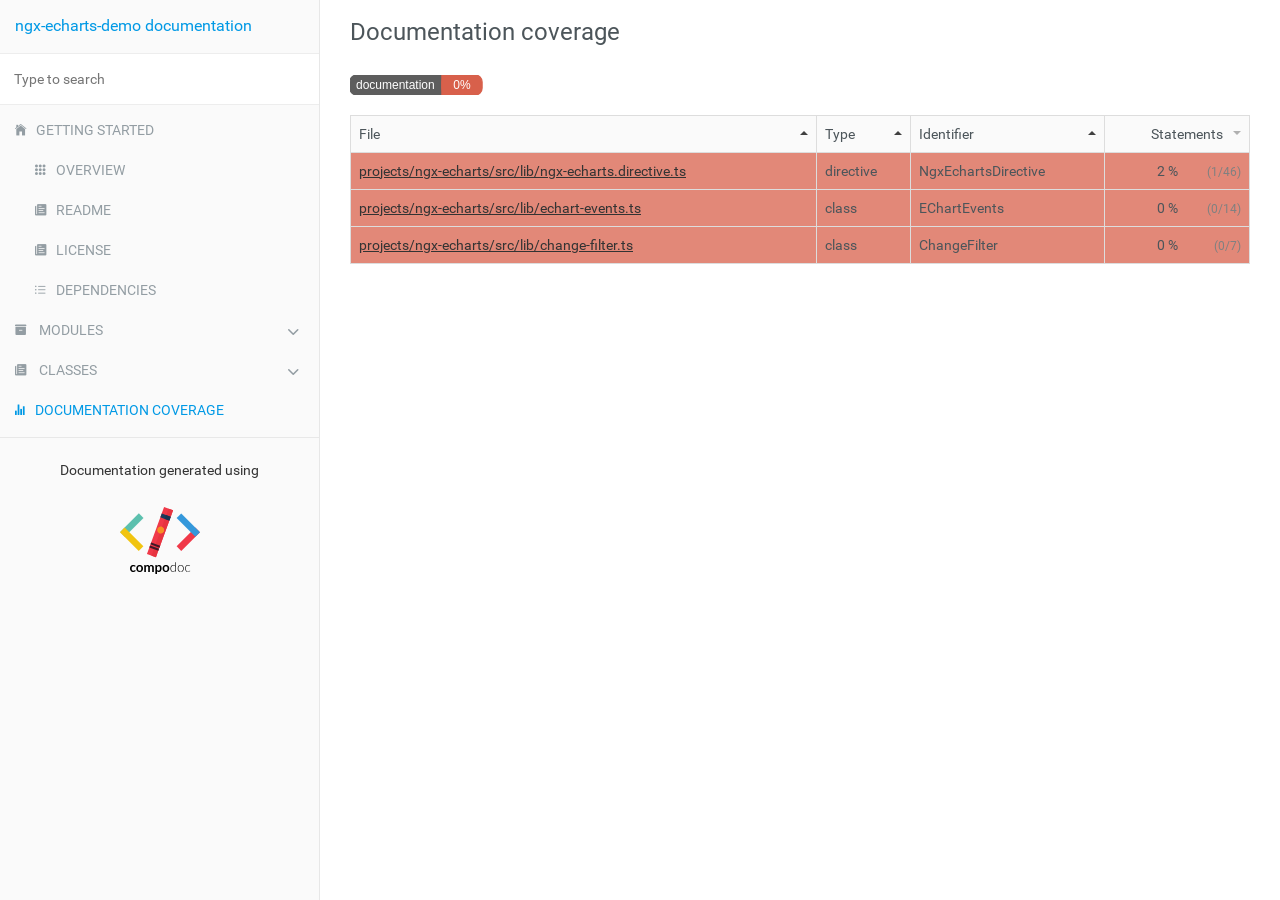
<file: api-doc/coverage.html>
<!doctype html>
<html class="no-js" lang="">
    <head>
        <meta charset="utf-8">
        <meta http-equiv="x-ua-compatible" content="ie=edge">
        <title>ngx-echarts-demo documentation</title>
        <meta name="description" content="">
        <meta name="viewport" content="width=device-width, initial-scale=1">

        <link rel="icon" type="image/x-icon" href="./images/favicon.ico">
	      <link rel="stylesheet" href="./styles/style.css">
        <link rel="stylesheet" href="./styles/stripe.css">
    </head>
    <body>

        <div class="navbar navbar-default navbar-fixed-top visible-xs">
            <a href="./" class="navbar-brand">ngx-echarts-demo documentation</a>
            <button type="button" class="btn btn-default btn-menu ion-ios-menu" id="btn-menu"></button>
        </div>

        <div class="xs-menu menu" id="mobile-menu">
                <div id="book-search-input" role="search">
    <input type="text" placeholder="Type to search">
</div>
            <compodoc-menu></compodoc-menu>
        </div>

        <div class="container-fluid main">
           <div class="row main">
               <div class="hidden-xs menu">
                   <compodoc-menu mode="normal"></compodoc-menu>
               </div>
               <!-- START CONTENT -->
               <div class="content coverage">
                   <div class="content-data">
















<ol class="breadcrumb">
    <li>Documentation coverage</li>
</ol>

<div>
    <img src="./images/coverage-badge-documentation.svg">
</div>

<table class="table table-bordered coverage" id="coverage-table">
    <thead class="coverage-header">
        <tr>
            <th>File</th>
            <th>Type</th>
            <th>Identifier</th>
            <th style="text-align:right" class="statements" data-sort-default>Statements</th>
        </tr>
    </thead>
    <tbody>
        <tr class="low">
            <td>
                <!-- miscellaneous -->
                <a href="./classes/ChangeFilter.html">projects/ngx-echarts/src/lib/change-filter.ts</a>
            </td>
            <td>
                class
            </td>
            <td>
                ChangeFilter
            </td>
            <td align="right" data-sort="0">
                <span class="coverage-percent">0 %</span>
                <span class="coverage-count">(0/7)</span>
            </td>
        </tr>
        <tr class="low">
            <td>
                <!-- miscellaneous -->
                <a href="./classes/EChartEvents.html">projects/ngx-echarts/src/lib/echart-events.ts</a>
            </td>
            <td>
                class
            </td>
            <td>
                EChartEvents
            </td>
            <td align="right" data-sort="0">
                <span class="coverage-percent">0 %</span>
                <span class="coverage-count">(0/14)</span>
            </td>
        </tr>
        <tr class="low">
            <td>
                <!-- miscellaneous -->
                <a href="./directives/NgxEchartsDirective.html">projects/ngx-echarts/src/lib/ngx-echarts.directive.ts</a>
            </td>
            <td>
                directive
            </td>
            <td>
                NgxEchartsDirective
            </td>
            <td align="right" data-sort="2">
                <span class="coverage-percent">2 %</span>
                <span class="coverage-count">(1/46)</span>
            </td>
        </tr>
    </tbody>
</table>

<script src="js/libs/tablesort.min.js"></script>
<script src="js/libs/tablesort.number.min.js"></script>
<script>
    new Tablesort(document.getElementById('coverage-table'));
</script>

                   </div><div class="search-results">
    <div class="has-results">
        <h1 class="search-results-title"><span class='search-results-count'></span> result-matching "<span class='search-query'></span>"</h1>
        <ul class="search-results-list"></ul>
    </div>
    <div class="no-results">
        <h1 class="search-results-title">No results matching "<span class='search-query'></span>"</h1>
    </div>
</div>
</div>
               <!-- END CONTENT -->
           </div>
       </div>

       <script>
            var COMPODOC_CURRENT_PAGE_DEPTH = 0;
            var COMPODOC_CURRENT_PAGE_CONTEXT = 'coverage';
            var COMPODOC_CURRENT_PAGE_URL = 'coverage.html';
       </script>

       <script src="./js/libs/custom-elements.min.js"></script>
       <script src="./js/libs/lit-html.js"></script>
       <script src="./js/menu-wc.js"></script>

       <script src="./js/libs/bootstrap-native.js"></script>

       <script src="./js/libs/es6-shim.min.js"></script>
       <script src="./js/libs/EventDispatcher.js"></script>
       <script src="./js/libs/promise.min.js"></script>
       <script src="./js/libs/zepto.min.js"></script>

       <script src="./js/compodoc.js"></script>

       <script src="./js/tabs.js"></script>
       <script src="./js/menu.js"></script>
       <script src="./js/libs/clipboard.min.js"></script>
       <script src="./js/libs/prism.js"></script>
       <script src="./js/sourceCode.js"></script>
          <script src="./js/search/search.js"></script>
          <script src="./js/search/lunr.min.js"></script>
          <script src="./js/search/search-lunr.js"></script>
          <script src="./js/search/search_index.js"></script>
       <script src="./js/lazy-load-graphs.js"></script>


    </body>
</html>
</file>
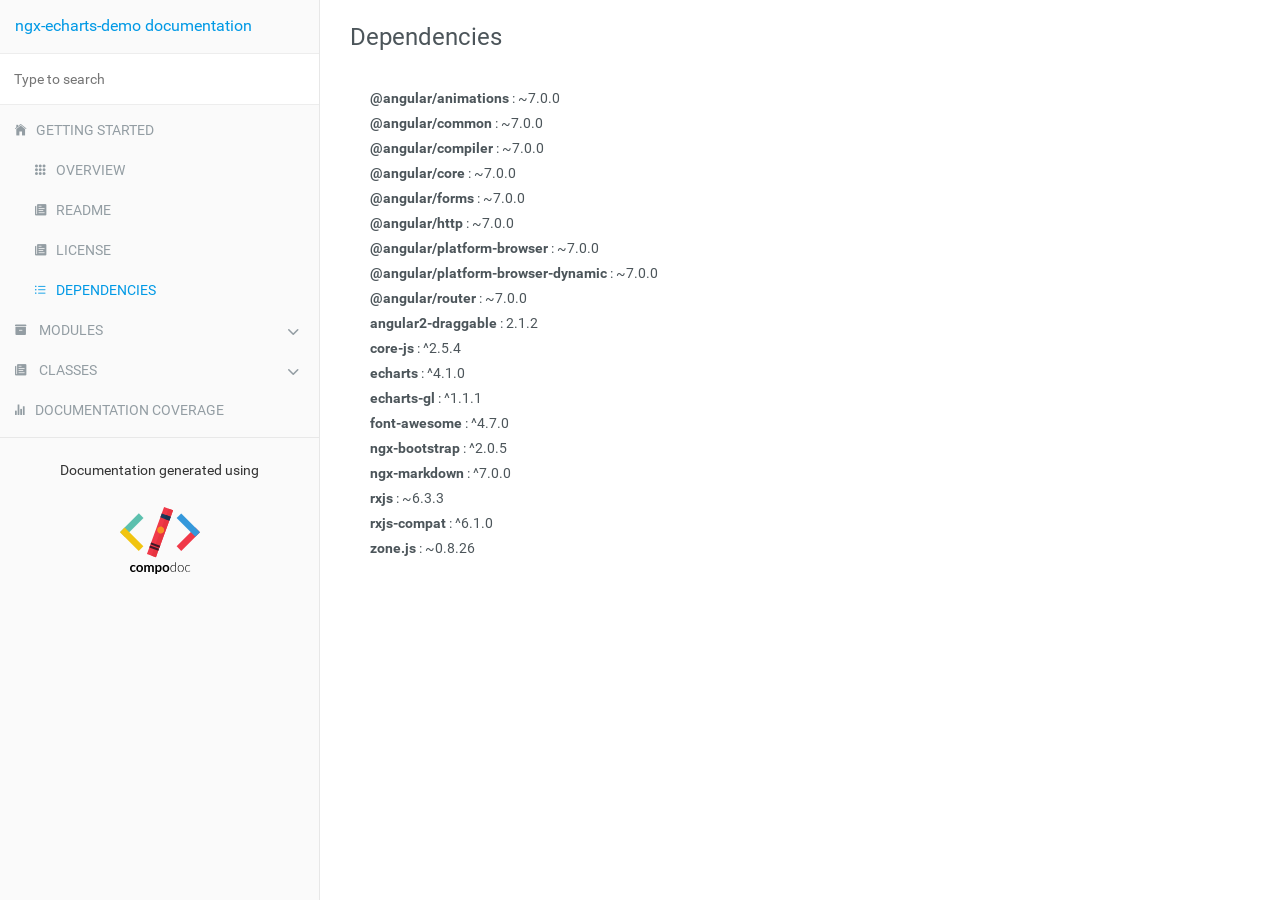
<file: api-doc/dependencies.html>
<!doctype html>
<html class="no-js" lang="">
    <head>
        <meta charset="utf-8">
        <meta http-equiv="x-ua-compatible" content="ie=edge">
        <title>ngx-echarts-demo documentation</title>
        <meta name="description" content="">
        <meta name="viewport" content="width=device-width, initial-scale=1">

        <link rel="icon" type="image/x-icon" href="./images/favicon.ico">
	      <link rel="stylesheet" href="./styles/style.css">
        <link rel="stylesheet" href="./styles/stripe.css">
    </head>
    <body>

        <div class="navbar navbar-default navbar-fixed-top visible-xs">
            <a href="./" class="navbar-brand">ngx-echarts-demo documentation</a>
            <button type="button" class="btn btn-default btn-menu ion-ios-menu" id="btn-menu"></button>
        </div>

        <div class="xs-menu menu" id="mobile-menu">
                <div id="book-search-input" role="search">
    <input type="text" placeholder="Type to search">
</div>
            <compodoc-menu></compodoc-menu>
        </div>

        <div class="container-fluid main">
           <div class="row main">
               <div class="hidden-xs menu">
                   <compodoc-menu mode="normal"></compodoc-menu>
               </div>
               <!-- START CONTENT -->
               <div class="content package-dependencies">
                   <div class="content-data">














    <ol class="breadcrumb">
        <li>Dependencies</li>
    </ol>
    <ul class="dependencies-list">
        <li>
            <b>@angular/animations</b> : ~7.0.0</li>
        <li>
            <b>@angular/common</b> : ~7.0.0</li>
        <li>
            <b>@angular/compiler</b> : ~7.0.0</li>
        <li>
            <b>@angular/core</b> : ~7.0.0</li>
        <li>
            <b>@angular/forms</b> : ~7.0.0</li>
        <li>
            <b>@angular/http</b> : ~7.0.0</li>
        <li>
            <b>@angular/platform-browser</b> : ~7.0.0</li>
        <li>
            <b>@angular/platform-browser-dynamic</b> : ~7.0.0</li>
        <li>
            <b>@angular/router</b> : ~7.0.0</li>
        <li>
            <b>angular2-draggable</b> : 2.1.2</li>
        <li>
            <b>core-js</b> : ^2.5.4</li>
        <li>
            <b>echarts</b> : ^4.1.0</li>
        <li>
            <b>echarts-gl</b> : ^1.1.1</li>
        <li>
            <b>font-awesome</b> : ^4.7.0</li>
        <li>
            <b>ngx-bootstrap</b> : ^2.0.5</li>
        <li>
            <b>ngx-markdown</b> : ^7.0.0</li>
        <li>
            <b>rxjs</b> : ~6.3.3</li>
        <li>
            <b>rxjs-compat</b> : ^6.1.0</li>
        <li>
            <b>zone.js</b> : ~0.8.26</li>
    </ul>





                   </div><div class="search-results">
    <div class="has-results">
        <h1 class="search-results-title"><span class='search-results-count'></span> result-matching "<span class='search-query'></span>"</h1>
        <ul class="search-results-list"></ul>
    </div>
    <div class="no-results">
        <h1 class="search-results-title">No results matching "<span class='search-query'></span>"</h1>
    </div>
</div>
</div>
               <!-- END CONTENT -->
           </div>
       </div>

       <script>
            var COMPODOC_CURRENT_PAGE_DEPTH = 0;
            var COMPODOC_CURRENT_PAGE_CONTEXT = 'package-dependencies';
            var COMPODOC_CURRENT_PAGE_URL = 'dependencies.html';
       </script>

       <script src="./js/libs/custom-elements.min.js"></script>
       <script src="./js/libs/lit-html.js"></script>
       <script src="./js/menu-wc.js"></script>

       <script src="./js/libs/bootstrap-native.js"></script>

       <script src="./js/libs/es6-shim.min.js"></script>
       <script src="./js/libs/EventDispatcher.js"></script>
       <script src="./js/libs/promise.min.js"></script>
       <script src="./js/libs/zepto.min.js"></script>

       <script src="./js/compodoc.js"></script>

       <script src="./js/tabs.js"></script>
       <script src="./js/menu.js"></script>
       <script src="./js/libs/clipboard.min.js"></script>
       <script src="./js/libs/prism.js"></script>
       <script src="./js/sourceCode.js"></script>
          <script src="./js/search/search.js"></script>
          <script src="./js/search/lunr.min.js"></script>
          <script src="./js/search/search-lunr.js"></script>
          <script src="./js/search/search_index.js"></script>
       <script src="./js/lazy-load-graphs.js"></script>


    </body>
</html>
</file>
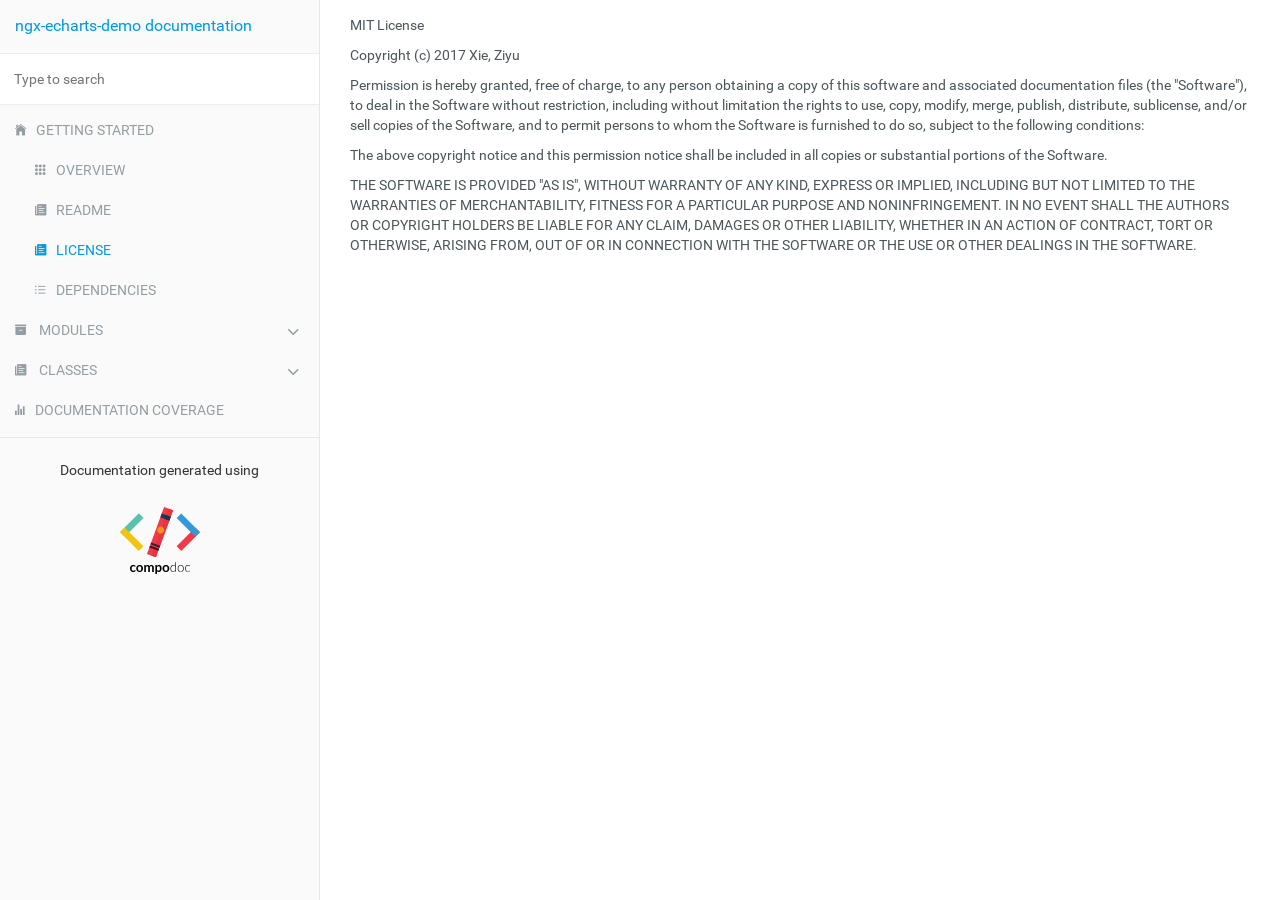
<file: api-doc/license.html>
<!doctype html>
<html class="no-js" lang="">
    <head>
        <meta charset="utf-8">
        <meta http-equiv="x-ua-compatible" content="ie=edge">
        <title>ngx-echarts-demo documentation</title>
        <meta name="description" content="">
        <meta name="viewport" content="width=device-width, initial-scale=1">

        <link rel="icon" type="image/x-icon" href="./images/favicon.ico">
	      <link rel="stylesheet" href="./styles/style.css">
        <link rel="stylesheet" href="./styles/stripe.css">
    </head>
    <body>

        <div class="navbar navbar-default navbar-fixed-top visible-xs">
            <a href="./" class="navbar-brand">ngx-echarts-demo documentation</a>
            <button type="button" class="btn btn-default btn-menu ion-ios-menu" id="btn-menu"></button>
        </div>

        <div class="xs-menu menu" id="mobile-menu">
                <div id="book-search-input" role="search">
    <input type="text" placeholder="Type to search">
</div>
            <compodoc-menu></compodoc-menu>
        </div>

        <div class="container-fluid main">
           <div class="row main">
               <div class="hidden-xs menu">
                   <compodoc-menu mode="normal"></compodoc-menu>
               </div>
               <!-- START CONTENT -->
               <div class="content getting-started">
                   <div class="content-data">

<p>MIT License</p>
<p>Copyright (c) 2017 Xie, Ziyu</p>
<p>Permission is hereby granted, free of charge, to any person obtaining a copy
of this software and associated documentation files (the &quot;Software&quot;), to deal
in the Software without restriction, including without limitation the rights
to use, copy, modify, merge, publish, distribute, sublicense, and/or sell
copies of the Software, and to permit persons to whom the Software is
furnished to do so, subject to the following conditions:</p>
<p>The above copyright notice and this permission notice shall be included in all
copies or substantial portions of the Software.</p>
<p>THE SOFTWARE IS PROVIDED &quot;AS IS&quot;, WITHOUT WARRANTY OF ANY KIND, EXPRESS OR
IMPLIED, INCLUDING BUT NOT LIMITED TO THE WARRANTIES OF MERCHANTABILITY,
FITNESS FOR A PARTICULAR PURPOSE AND NONINFRINGEMENT. IN NO EVENT SHALL THE
AUTHORS OR COPYRIGHT HOLDERS BE LIABLE FOR ANY CLAIM, DAMAGES OR OTHER
LIABILITY, WHETHER IN AN ACTION OF CONTRACT, TORT OR OTHERWISE, ARISING FROM,
OUT OF OR IN CONNECTION WITH THE SOFTWARE OR THE USE OR OTHER DEALINGS IN THE
SOFTWARE.</p>


















                   </div><div class="search-results">
    <div class="has-results">
        <h1 class="search-results-title"><span class='search-results-count'></span> result-matching "<span class='search-query'></span>"</h1>
        <ul class="search-results-list"></ul>
    </div>
    <div class="no-results">
        <h1 class="search-results-title">No results matching "<span class='search-query'></span>"</h1>
    </div>
</div>
</div>
               <!-- END CONTENT -->
           </div>
       </div>

       <script>
            var COMPODOC_CURRENT_PAGE_DEPTH = 0;
            var COMPODOC_CURRENT_PAGE_CONTEXT = 'getting-started';
            var COMPODOC_CURRENT_PAGE_URL = 'license.html';
       </script>

       <script src="./js/libs/custom-elements.min.js"></script>
       <script src="./js/libs/lit-html.js"></script>
       <script src="./js/menu-wc.js"></script>

       <script src="./js/libs/bootstrap-native.js"></script>

       <script src="./js/libs/es6-shim.min.js"></script>
       <script src="./js/libs/EventDispatcher.js"></script>
       <script src="./js/libs/promise.min.js"></script>
       <script src="./js/libs/zepto.min.js"></script>

       <script src="./js/compodoc.js"></script>

       <script src="./js/tabs.js"></script>
       <script src="./js/menu.js"></script>
       <script src="./js/libs/clipboard.min.js"></script>
       <script src="./js/libs/prism.js"></script>
       <script src="./js/sourceCode.js"></script>
          <script src="./js/search/search.js"></script>
          <script src="./js/search/lunr.min.js"></script>
          <script src="./js/search/search-lunr.js"></script>
          <script src="./js/search/search_index.js"></script>
       <script src="./js/lazy-load-graphs.js"></script>


    </body>
</html>
</file>
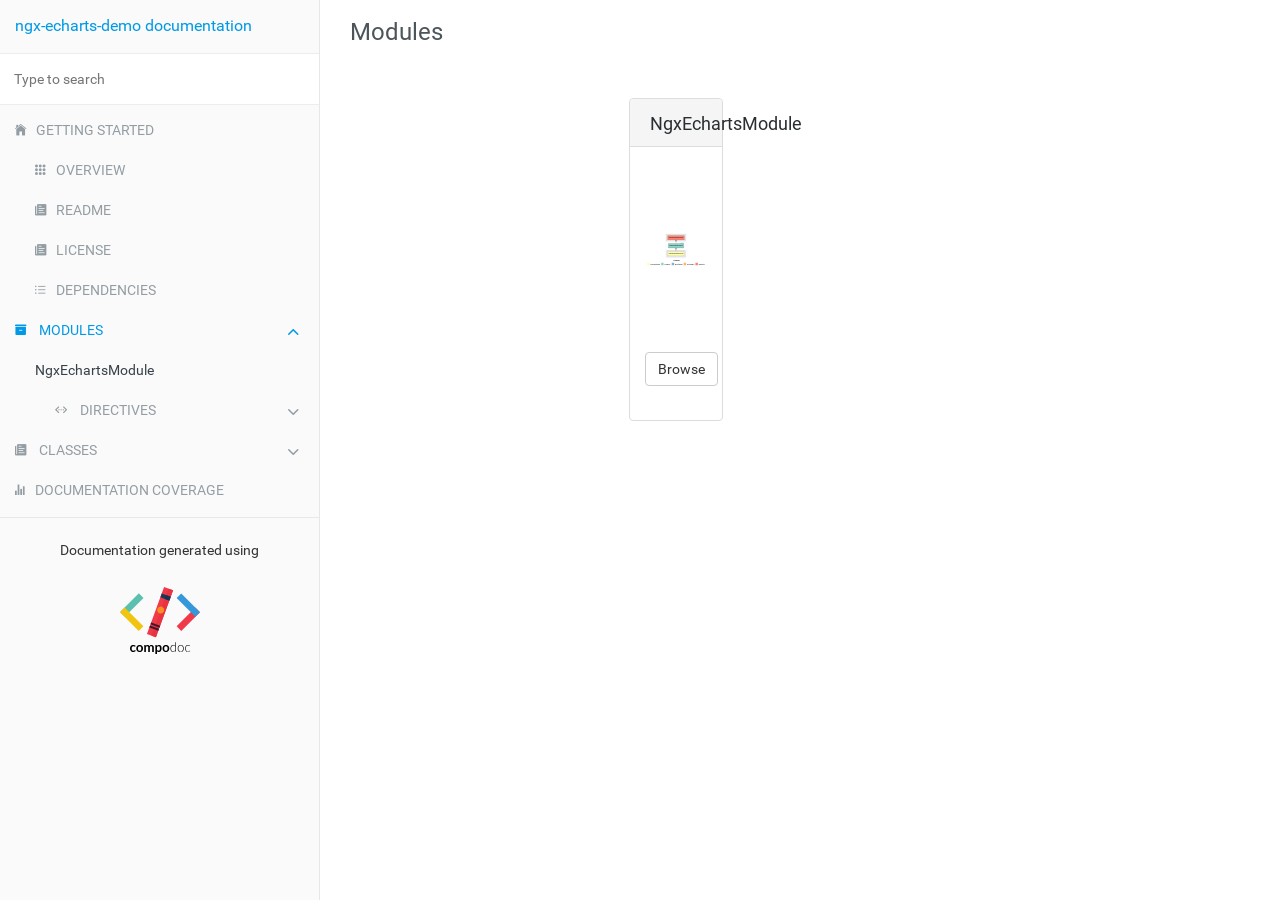
<file: api-doc/modules.html>
<!doctype html>
<html class="no-js" lang="">
    <head>
        <meta charset="utf-8">
        <meta http-equiv="x-ua-compatible" content="ie=edge">
        <title>ngx-echarts-demo documentation</title>
        <meta name="description" content="">
        <meta name="viewport" content="width=device-width, initial-scale=1">

        <link rel="icon" type="image/x-icon" href="./images/favicon.ico">
	      <link rel="stylesheet" href="./styles/style.css">
        <link rel="stylesheet" href="./styles/stripe.css">
    </head>
    <body>

        <div class="navbar navbar-default navbar-fixed-top visible-xs">
            <a href="./" class="navbar-brand">ngx-echarts-demo documentation</a>
            <button type="button" class="btn btn-default btn-menu ion-ios-menu" id="btn-menu"></button>
        </div>

        <div class="xs-menu menu" id="mobile-menu">
                <div id="book-search-input" role="search">
    <input type="text" placeholder="Type to search">
</div>
            <compodoc-menu></compodoc-menu>
        </div>

        <div class="container-fluid main">
           <div class="row main">
               <div class="hidden-xs menu">
                   <compodoc-menu mode="normal"></compodoc-menu>
               </div>
               <!-- START CONTENT -->
               <div class="content modules">
                   <div class="content-data">



<ol class="breadcrumb">
    <li>Modules</li>
</ol>
<div class="container-fluid modules">
    <div class="row">
            <div class="col-sm-4">
                <div class="card card-module">
                    <div class="card-header">
                        <h4 class="card-title">NgxEchartsModule</h4>
                    </div>
                    <div class="card-block">
                                <p>
                                    <object id="demo-svg" type="image/svg+xml" lazy="./modules/NgxEchartsModule/dependencies.svg" style="width: 100%; height: 175px;">
                                        Your browser does not support SVG
                                    </object>
                                </p>
                        <footer class="text-center">
                            <a href="./modules/NgxEchartsModule.html" class="btn btn-default">Browse</a>
                        </footer>
                    </div>
                </div>
            </div>
    </div>
</div>















                   </div><div class="search-results">
    <div class="has-results">
        <h1 class="search-results-title"><span class='search-results-count'></span> result-matching "<span class='search-query'></span>"</h1>
        <ul class="search-results-list"></ul>
    </div>
    <div class="no-results">
        <h1 class="search-results-title">No results matching "<span class='search-query'></span>"</h1>
    </div>
</div>
</div>
               <!-- END CONTENT -->
           </div>
       </div>

       <script>
            var COMPODOC_CURRENT_PAGE_DEPTH = 0;
            var COMPODOC_CURRENT_PAGE_CONTEXT = 'modules';
            var COMPODOC_CURRENT_PAGE_URL = 'modules.html';
       </script>

       <script src="./js/libs/custom-elements.min.js"></script>
       <script src="./js/libs/lit-html.js"></script>
       <script src="./js/menu-wc.js"></script>

       <script src="./js/libs/bootstrap-native.js"></script>

       <script src="./js/libs/es6-shim.min.js"></script>
       <script src="./js/libs/EventDispatcher.js"></script>
       <script src="./js/libs/promise.min.js"></script>
       <script src="./js/libs/zepto.min.js"></script>

       <script src="./js/compodoc.js"></script>

       <script src="./js/tabs.js"></script>
       <script src="./js/menu.js"></script>
       <script src="./js/libs/clipboard.min.js"></script>
       <script src="./js/libs/prism.js"></script>
       <script src="./js/sourceCode.js"></script>
          <script src="./js/search/search.js"></script>
          <script src="./js/search/lunr.min.js"></script>
          <script src="./js/search/search-lunr.js"></script>
          <script src="./js/search/search_index.js"></script>
       <script src="./js/lazy-load-graphs.js"></script>


    </body>
</html>
</file>
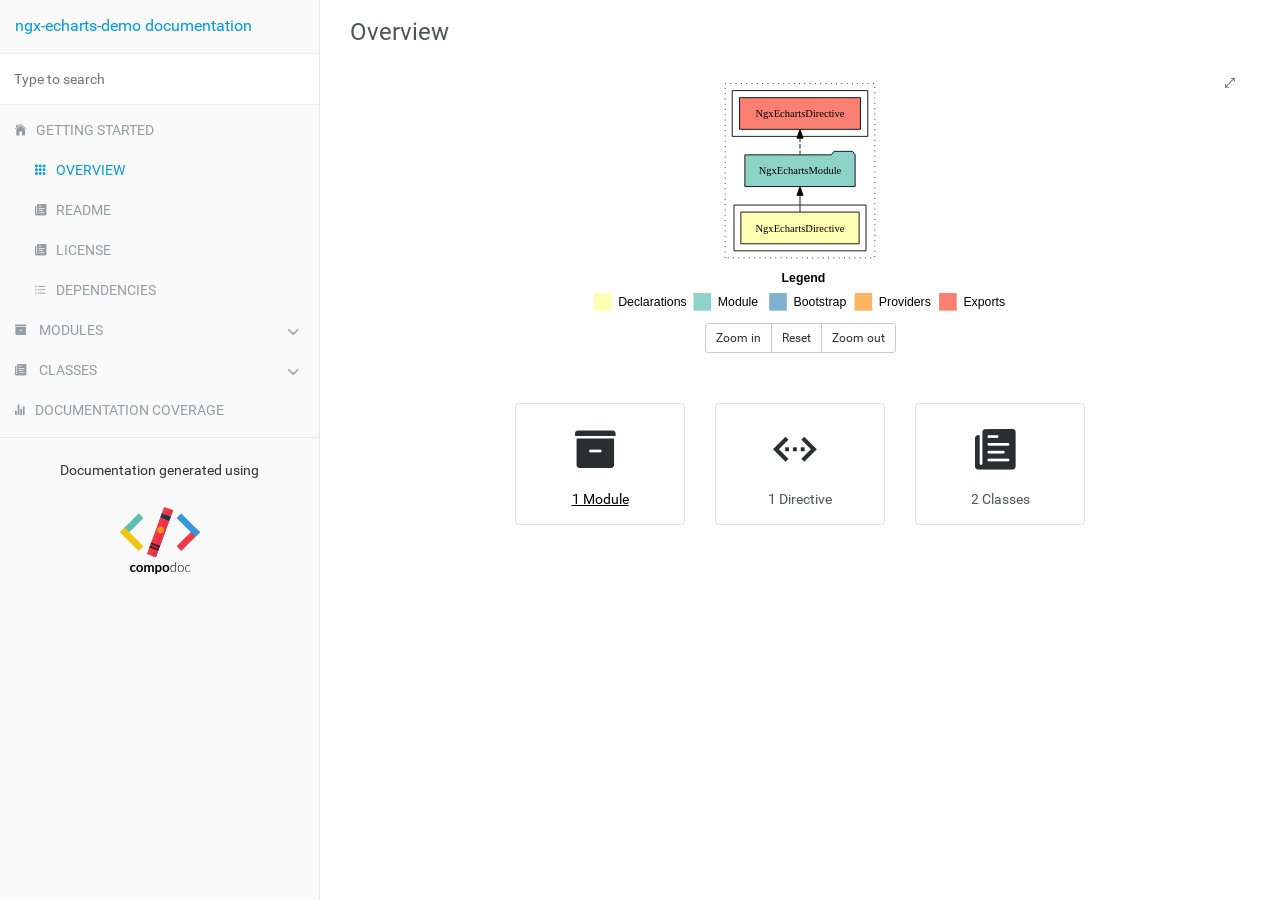
<file: api-doc/overview.html>
<!doctype html>
<html class="no-js" lang="">
    <head>
        <meta charset="utf-8">
        <meta http-equiv="x-ua-compatible" content="ie=edge">
        <title>ngx-echarts-demo documentation</title>
        <meta name="description" content="">
        <meta name="viewport" content="width=device-width, initial-scale=1">

        <link rel="icon" type="image/x-icon" href="./images/favicon.ico">
	      <link rel="stylesheet" href="./styles/style.css">
        <link rel="stylesheet" href="./styles/stripe.css">
    </head>
    <body>

        <div class="navbar navbar-default navbar-fixed-top visible-xs">
            <a href="./" class="navbar-brand">ngx-echarts-demo documentation</a>
            <button type="button" class="btn btn-default btn-menu ion-ios-menu" id="btn-menu"></button>
        </div>

        <div class="xs-menu menu" id="mobile-menu">
                <div id="book-search-input" role="search">
    <input type="text" placeholder="Type to search">
</div>
            <compodoc-menu></compodoc-menu>
        </div>

        <div class="container-fluid main">
           <div class="row main">
               <div class="hidden-xs menu">
                   <compodoc-menu mode="normal"></compodoc-menu>
               </div>
               <!-- START CONTENT -->
               <div class="content overview">
                   <div class="content-data">


<ol class="breadcrumb">
    <li>Overview</li>
</ol>
  
<div class="text-center module-graph-container">
    <div id="module-graph-svg">
        <?xml version="1.0" encoding="UTF-8" standalone="no"?>
<!DOCTYPE svg PUBLIC "-//W3C//DTD SVG 1.1//EN"
 "http://www.w3.org/Graphics/SVG/1.1/DTD/svg11.dtd">
<!-- Generated by graphviz version 2.40.1 (20161225.0304)
 -->
<!-- Title: dependencies Pages: 1 -->
<svg width="504pt" height="284pt"
 viewBox="0.00 0.00 504.00 284.00" xmlns="http://www.w3.org/2000/svg" xmlns:xlink="http://www.w3.org/1999/xlink">
<g id="graph0" class="graph" transform="scale(1 1) rotate(0) translate(4 280)">
<title>dependencies</title>
<polygon fill="#ffffff" stroke="transparent" points="-4,4 -4,-280 500,-280 500,4 -4,4"/>
<text text-anchor="start" x="227.0091" y="-42.4" font-family="sans-serif" font-weight="bold" font-size="14.00" fill="#000000">Legend</text>
<polygon fill="#ffffb3" stroke="transparent" points="14,-10 14,-30 34,-30 34,-10 14,-10"/>
<text text-anchor="start" x="37.629" y="-15.4" font-family="sans-serif" font-size="14.00" fill="#000000"> &#160;Declarations</text>
<polygon fill="#8dd3c7" stroke="transparent" points="127,-10 127,-30 147,-30 147,-10 127,-10"/>
<text text-anchor="start" x="150.7251" y="-15.4" font-family="sans-serif" font-size="14.00" fill="#000000"> &#160;Module</text>
<polygon fill="#80b1d3" stroke="transparent" points="213,-10 213,-30 233,-30 233,-10 213,-10"/>
<text text-anchor="start" x="236.7812" y="-15.4" font-family="sans-serif" font-size="14.00" fill="#000000"> &#160;Bootstrap</text>
<polygon fill="#fdb462" stroke="transparent" points="310,-10 310,-30 330,-30 330,-10 310,-10"/>
<text text-anchor="start" x="333.6732" y="-15.4" font-family="sans-serif" font-size="14.00" fill="#000000"> &#160;Providers</text>
<polygon fill="#fb8072" stroke="transparent" points="406,-10 406,-30 426,-30 426,-10 406,-10"/>
<text text-anchor="start" x="429.7258" y="-15.4" font-family="sans-serif" font-size="14.00" fill="#000000"> &#160;Exports</text>
<g id="clust1" class="cluster">
<title>cluster_NgxEchartsModule</title>
<polygon fill="none" stroke="#000000" stroke-dasharray="1,5" points="163,-70 163,-268 333,-268 333,-70 163,-70"/>
</g>
<g id="clust2" class="cluster">
<title>cluster_NgxEchartsModule_declarations</title>
<polygon fill="none" stroke="#000000" points="173,-78 173,-130 323,-130 323,-78 173,-78"/>
</g>
<g id="clust5" class="cluster">
<title>cluster_NgxEchartsModule_exports</title>
<polygon fill="none" stroke="#000000" points="171,-208 171,-260 325,-260 325,-208 171,-208"/>
</g>
<!-- NgxEchartsDirective -->
<g id="node1" class="node">
<title>NgxEchartsDirective</title>
<polygon fill="#ffffb3" stroke="#000000" points="315.1671,-122 180.8329,-122 180.8329,-86 315.1671,-86 315.1671,-122"/>
<text text-anchor="middle" x="248" y="-99.8" font-family="Times,serif" font-size="14.00" fill="#000000">NgxEchartsDirective</text>
</g>
<!-- NgxEchartsModule -->
<g id="node2" class="node">
<title>NgxEchartsModule</title>
<polygon fill="#8dd3c7" stroke="#000000" points="310.6345,-187 307.6345,-191 286.6345,-191 283.6345,-187 185.3655,-187 185.3655,-151 310.6345,-151 310.6345,-187"/>
<text text-anchor="middle" x="248" y="-164.8" font-family="Times,serif" font-size="14.00" fill="#000000">NgxEchartsModule</text>
</g>
<!-- NgxEchartsDirective&#45;&gt;NgxEchartsModule -->
<g id="edge1" class="edge">
<title>NgxEchartsDirective&#45;&gt;NgxEchartsModule</title>
<path fill="none" stroke="#000000" d="M248,-122.1061C248,-122.1061 248,-140.991 248,-140.991"/>
<polygon fill="#000000" stroke="#000000" points="244.5001,-140.9909 248,-150.991 251.5001,-140.991 244.5001,-140.9909"/>
</g>
<!-- NgxEchartsDirective  -->
<g id="node3" class="node">
<title>NgxEchartsDirective </title>
<polygon fill="#fb8072" stroke="#000000" points="316.6674,-252 179.3326,-252 179.3326,-216 316.6674,-216 316.6674,-252"/>
<text text-anchor="middle" x="248" y="-229.8" font-family="Times,serif" font-size="14.00" fill="#000000">NgxEchartsDirective </text>
</g>
<!-- NgxEchartsModule&#45;&gt;NgxEchartsDirective  -->
<g id="edge2" class="edge">
<title>NgxEchartsModule&#45;&gt;NgxEchartsDirective </title>
<path fill="none" stroke="#000000" stroke-dasharray="5,2" d="M248,-187.1061C248,-187.1061 248,-205.991 248,-205.991"/>
<polygon fill="#000000" stroke="#000000" points="244.5001,-205.9909 248,-215.991 251.5001,-205.991 244.5001,-205.9909"/>
</g>
</g>
</svg>

    </div>
    <i id="fullscreen" class="icon ion-ios-resize module-graph-fullscreen-btn" aria-hidden="true"></i>
    <div class="btn-group">
        <button id="zoom-in" class="btn btn-default btn-sm">Zoom in</button>
        <button id="reset" class="btn btn-default btn-sm">Reset</button>
        <button id="zoom-out" class="btn btn-default btn-sm">Zoom out</button>
    </div>
</div>
  
<div class="container-fluid overview">
    <div class="row">
        <div class="col-sm-3">
            <div class="card text-center">
                <div class="card-block">
                    <h4 class="card-title"><span class="icon ion-ios-archive"></span></h4>
                    <p class="card-text">
                        <a href="./modules.html">1 Module</a>
                    </p>
                </div>
            </div>
        </div>
        <div class="col-sm-3">
            <div class="card text-center">
                <div class="card-block">
                    <h4 class="card-title"><span class="icon ion-md-code-working"></span></h4>
                    <p class="card-text">1 Directive</p>
                </div>
            </div>
        </div>
        <div class="col-sm-3">
            <div class="card text-center">
                <div class="card-block">
                    <h4 class="card-title"><span class="icon ion-ios-paper"></span></h4>
                    <p class="card-text">2 Classes</p>
                </div>
            </div>
        </div>
    </div>
</div>
<script src="js/libs/svg-pan-zoom.min.js"></script>
<script src="js/svg-pan-zoom.controls.js"></script> 















                   </div><div class="search-results">
    <div class="has-results">
        <h1 class="search-results-title"><span class='search-results-count'></span> result-matching "<span class='search-query'></span>"</h1>
        <ul class="search-results-list"></ul>
    </div>
    <div class="no-results">
        <h1 class="search-results-title">No results matching "<span class='search-query'></span>"</h1>
    </div>
</div>
</div>
               <!-- END CONTENT -->
           </div>
       </div>

       <script>
            var COMPODOC_CURRENT_PAGE_DEPTH = 0;
            var COMPODOC_CURRENT_PAGE_CONTEXT = 'overview';
            var COMPODOC_CURRENT_PAGE_URL = 'overview.html';
       </script>

       <script src="./js/libs/custom-elements.min.js"></script>
       <script src="./js/libs/lit-html.js"></script>
       <script src="./js/menu-wc.js"></script>

       <script src="./js/libs/bootstrap-native.js"></script>

       <script src="./js/libs/es6-shim.min.js"></script>
       <script src="./js/libs/EventDispatcher.js"></script>
       <script src="./js/libs/promise.min.js"></script>
       <script src="./js/libs/zepto.min.js"></script>

       <script src="./js/compodoc.js"></script>

       <script src="./js/tabs.js"></script>
       <script src="./js/menu.js"></script>
       <script src="./js/libs/clipboard.min.js"></script>
       <script src="./js/libs/prism.js"></script>
       <script src="./js/sourceCode.js"></script>
          <script src="./js/search/search.js"></script>
          <script src="./js/search/lunr.min.js"></script>
          <script src="./js/search/search-lunr.js"></script>
          <script src="./js/search/search_index.js"></script>
       <script src="./js/lazy-load-graphs.js"></script>


    </body>
</html>
</file>
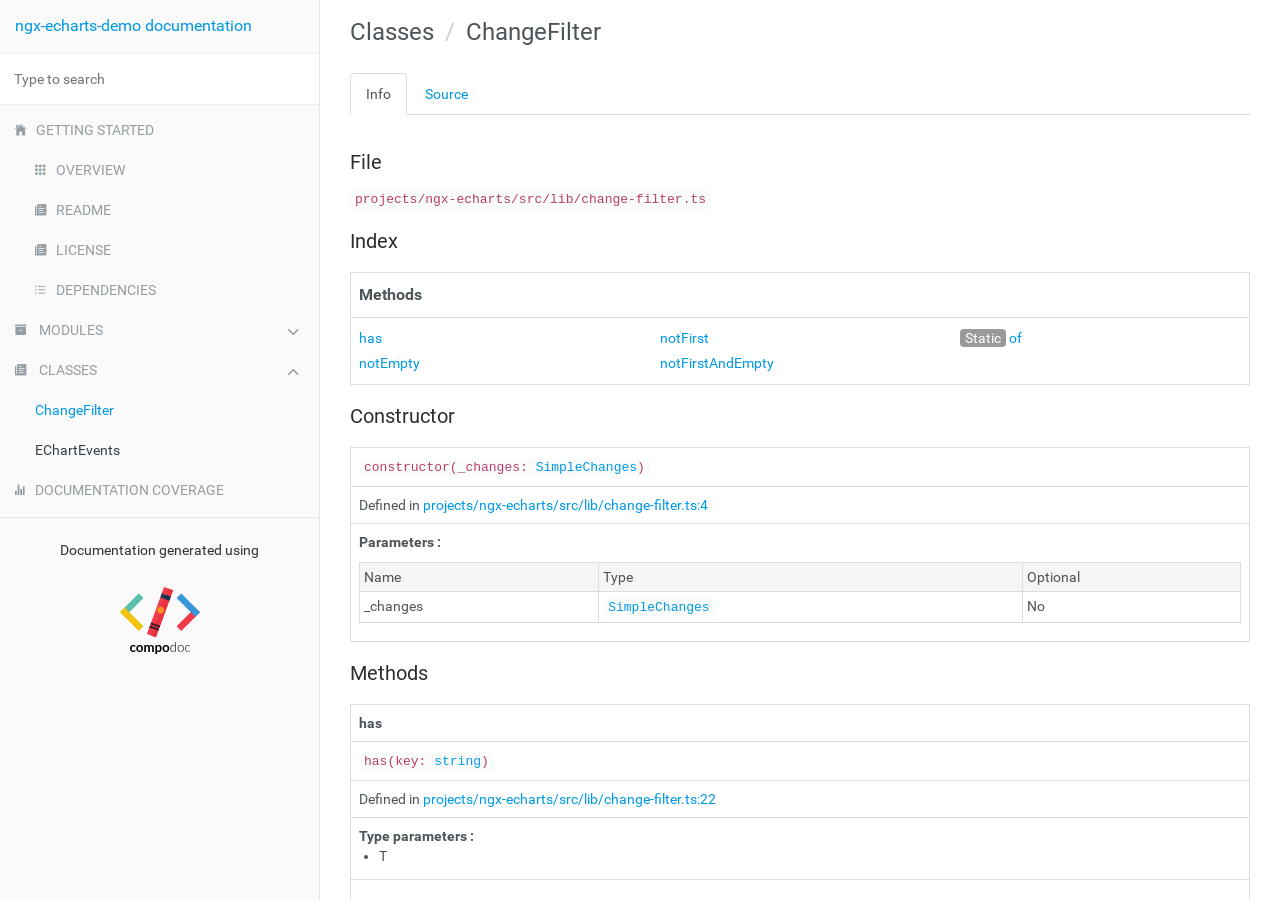
<file: api-doc/classes/ChangeFilter.html>
<!doctype html>
<html class="no-js" lang="">
    <head>
        <meta charset="utf-8">
        <meta http-equiv="x-ua-compatible" content="ie=edge">
        <title>ngx-echarts-demo documentation</title>
        <meta name="description" content="">
        <meta name="viewport" content="width=device-width, initial-scale=1">

        <link rel="icon" type="image/x-icon" href="../images/favicon.ico">
	      <link rel="stylesheet" href="../styles/style.css">
        <link rel="stylesheet" href="../styles/stripe.css">
    </head>
    <body>

        <div class="navbar navbar-default navbar-fixed-top visible-xs">
            <a href="../" class="navbar-brand">ngx-echarts-demo documentation</a>
            <button type="button" class="btn btn-default btn-menu ion-ios-menu" id="btn-menu"></button>
        </div>

        <div class="xs-menu menu" id="mobile-menu">
                <div id="book-search-input" role="search">
    <input type="text" placeholder="Type to search">
</div>
            <compodoc-menu></compodoc-menu>
        </div>

        <div class="container-fluid main">
           <div class="row main">
               <div class="hidden-xs menu">
                   <compodoc-menu mode="normal"></compodoc-menu>
               </div>
               <!-- START CONTENT -->
               <div class="content class">
                   <div class="content-data">











<ol class="breadcrumb">
  <li>Classes</li>
  <li>ChangeFilter</li>
</ol>

<ul class="nav nav-tabs" role="tablist">
        <li class="active">
            <a href="#info" role="tab" id="info-tab" data-toggle="tab" data-link="info">Info</a>
        </li>
        <li >
            <a href="#source" role="tab" id="source-tab" data-toggle="tab" data-link="source">Source</a>
        </li>
</ul>

<div class="tab-content">
    <div class="tab-pane fade active in" id="c-info">
        <p class="comment">
            <h3>File</h3>
        </p>
        <p class="comment">
            <code>projects/ngx-echarts/src/lib/change-filter.ts</code>
        </p>





            <section>
    <h3 id="index">Index</h3>
    <table class="table table-sm table-bordered index-table">
        <tbody>

                <tr>
                    <td class="col-md-4">
                        <h6><b>Methods</b></h6>
                    </td>
                </tr>
                <tr>
                    <td class="col-md-4">
                        <ul class="index-list">
                            <li>
                                <a href="#has">has</a>
                            </li>
                            <li>
                                <a href="#notEmpty">notEmpty</a>
                            </li>
                            <li>
                                <a href="#notFirst">notFirst</a>
                            </li>
                            <li>
                                <a href="#notFirstAndEmpty">notFirstAndEmpty</a>
                            </li>
                            <li>
                                    <span class="modifier">Static</span>
                                <a href="#of">of</a>
                            </li>
                        </ul>
                    </td>
                </tr>





        </tbody>
    </table>
</section>

            <section>
    <h3 id="constructor">Constructor</h3>
        <table class="table table-sm table-bordered">
            <tbody>
                <tr>
                    <td class="col-md-4">
<code>constructor(_changes: <a href="https://angular.io/api/core/SimpleChanges" target="_blank">SimpleChanges</a>)</code>
                    </td>
                </tr>
                        <tr>
                            <td class="col-md-4">
                                <div class="io-line">Defined in <a href="" data-line="4" class="link-to-prism">projects/ngx-echarts/src/lib/change-filter.ts:4</a></div>
                            </td>
                        </tr>

                <tr>
                    <td class="col-md-4">
                            <div>
                                    <b>Parameters :</b>
                                    <table class="params">
                                        <thead>
                                            <tr>
                                                <td>Name</td>
                                                    <td>Type</td>
                                                <td>Optional</td>
                                            </tr>
                                        </thead>
                                        <tbody>
                                                <tr>
                                                        <td>_changes</td>
                                                  
                                                        <td>
                                                                    <code><a href="https://angular.io/api/core/SimpleChanges" target="_blank" >SimpleChanges</a></code>
                                                        </td>
                                                  
                                                    <td>
                                                            No
                                                    </td>
                                                    
                                                </tr>
                                        </tbody>
                                    </table>
                            </div>
                    </td>
                </tr>
            </tbody>
        </table>
</section>


            <section>
    
        <h3 id="methods">
            Methods
        </h3>
        <table class="table table-sm table-bordered">
            <tbody>
                <tr>
                    <td class="col-md-4">
                        <a name="has"></a>
                        <span class="name">
                            <b>
                            has
                            </b>
                            <a href="#has"><span class="icon ion-ios-link"></span></a>
                        </span>
                    </td>
                </tr>
                <tr>
                    <td class="col-md-4">
<code>has(key: <a href="https://developer.mozilla.org/en-US/docs/Web/JavaScript/Reference/Global_Objects/string" target="_blank">string</a>)</code>
                    </td>
                </tr>


                        <tr>
                            <td class="col-md-4">
                                    <div class="io-line">Defined in <a href="" data-line="22" class="link-to-prism">projects/ngx-echarts/src/lib/change-filter.ts:22</a></div>
                            </td>
                        </tr>

                        <tr>
                            <td class="col-md-4">
                                <b>Type parameters :</b>
                                <ul class="type-parameters">
                                        <li>T</li>
                                </ul>
                            </td>
                        </tr>

                <tr>
                    <td class="col-md-4">

                            <div class="io-description">
                                    <b>Parameters :</b>
                                    <table class="params">
                                        <thead>
                                            <tr>
                                                <td>Name</td>
                                                    <td>Type</td>
                                                <td>Optional</td>
                                            </tr>
                                        </thead>
                                        <tbody>
                                                <tr>
                                                        <td>key</td>
                                                        <td>
                                                                    <code><a href="https://developer.mozilla.org/en-US/docs/Web/JavaScript/Reference/Global_Objects/string" target="_blank" >string</a></code>
                                                        </td>
                                                    
                                                    <td>
                                                            No
                                                    </td>
                                                    

                                                </tr>
                                        </tbody>
                                    </table>
                            </div>
                            <div>
                            </div>
                            <div class="io-description">
                                <b>Returns : </b>    <code>Observable&lt;T&gt;</code>

                            </div>
                                <div class="io-description">
                                    
                                </div>
                    </td>
                </tr>
            </tbody>
        </table>
        <table class="table table-sm table-bordered">
            <tbody>
                <tr>
                    <td class="col-md-4">
                        <a name="notEmpty"></a>
                        <span class="name">
                            <b>
                            notEmpty
                            </b>
                            <a href="#notEmpty"><span class="icon ion-ios-link"></span></a>
                        </span>
                    </td>
                </tr>
                <tr>
                    <td class="col-md-4">
<code>notEmpty(key: <a href="https://developer.mozilla.org/en-US/docs/Web/JavaScript/Reference/Global_Objects/string" target="_blank">string</a>)</code>
                    </td>
                </tr>


                        <tr>
                            <td class="col-md-4">
                                    <div class="io-line">Defined in <a href="" data-line="11" class="link-to-prism">projects/ngx-echarts/src/lib/change-filter.ts:11</a></div>
                            </td>
                        </tr>

                        <tr>
                            <td class="col-md-4">
                                <b>Type parameters :</b>
                                <ul class="type-parameters">
                                        <li>T</li>
                                </ul>
                            </td>
                        </tr>

                <tr>
                    <td class="col-md-4">

                            <div class="io-description">
                                    <b>Parameters :</b>
                                    <table class="params">
                                        <thead>
                                            <tr>
                                                <td>Name</td>
                                                    <td>Type</td>
                                                <td>Optional</td>
                                            </tr>
                                        </thead>
                                        <tbody>
                                                <tr>
                                                        <td>key</td>
                                                        <td>
                                                                    <code><a href="https://developer.mozilla.org/en-US/docs/Web/JavaScript/Reference/Global_Objects/string" target="_blank" >string</a></code>
                                                        </td>
                                                    
                                                    <td>
                                                            No
                                                    </td>
                                                    

                                                </tr>
                                        </tbody>
                                    </table>
                            </div>
                            <div>
                            </div>
                            <div class="io-description">
                                <b>Returns : </b>    <code>Observable&lt;T&gt;</code>

                            </div>
                                <div class="io-description">
                                    
                                </div>
                    </td>
                </tr>
            </tbody>
        </table>
        <table class="table table-sm table-bordered">
            <tbody>
                <tr>
                    <td class="col-md-4">
                        <a name="notFirst"></a>
                        <span class="name">
                            <b>
                            notFirst
                            </b>
                            <a href="#notFirst"><span class="icon ion-ios-link"></span></a>
                        </span>
                    </td>
                </tr>
                <tr>
                    <td class="col-md-4">
<code>notFirst(key: <a href="https://developer.mozilla.org/en-US/docs/Web/JavaScript/Reference/Global_Objects/string" target="_blank">string</a>)</code>
                    </td>
                </tr>


                        <tr>
                            <td class="col-md-4">
                                    <div class="io-line">Defined in <a href="" data-line="30" class="link-to-prism">projects/ngx-echarts/src/lib/change-filter.ts:30</a></div>
                            </td>
                        </tr>

                        <tr>
                            <td class="col-md-4">
                                <b>Type parameters :</b>
                                <ul class="type-parameters">
                                        <li>T</li>
                                </ul>
                            </td>
                        </tr>

                <tr>
                    <td class="col-md-4">

                            <div class="io-description">
                                    <b>Parameters :</b>
                                    <table class="params">
                                        <thead>
                                            <tr>
                                                <td>Name</td>
                                                    <td>Type</td>
                                                <td>Optional</td>
                                            </tr>
                                        </thead>
                                        <tbody>
                                                <tr>
                                                        <td>key</td>
                                                        <td>
                                                                    <code><a href="https://developer.mozilla.org/en-US/docs/Web/JavaScript/Reference/Global_Objects/string" target="_blank" >string</a></code>
                                                        </td>
                                                    
                                                    <td>
                                                            No
                                                    </td>
                                                    

                                                </tr>
                                        </tbody>
                                    </table>
                            </div>
                            <div>
                            </div>
                            <div class="io-description">
                                <b>Returns : </b>    <code>Observable&lt;T&gt;</code>

                            </div>
                                <div class="io-description">
                                    
                                </div>
                    </td>
                </tr>
            </tbody>
        </table>
        <table class="table table-sm table-bordered">
            <tbody>
                <tr>
                    <td class="col-md-4">
                        <a name="notFirstAndEmpty"></a>
                        <span class="name">
                            <b>
                            notFirstAndEmpty
                            </b>
                            <a href="#notFirstAndEmpty"><span class="icon ion-ios-link"></span></a>
                        </span>
                    </td>
                </tr>
                <tr>
                    <td class="col-md-4">
<code>notFirstAndEmpty(key: <a href="https://developer.mozilla.org/en-US/docs/Web/JavaScript/Reference/Global_Objects/string" target="_blank">string</a>)</code>
                    </td>
                </tr>


                        <tr>
                            <td class="col-md-4">
                                    <div class="io-line">Defined in <a href="" data-line="38" class="link-to-prism">projects/ngx-echarts/src/lib/change-filter.ts:38</a></div>
                            </td>
                        </tr>

                        <tr>
                            <td class="col-md-4">
                                <b>Type parameters :</b>
                                <ul class="type-parameters">
                                        <li>T</li>
                                </ul>
                            </td>
                        </tr>

                <tr>
                    <td class="col-md-4">

                            <div class="io-description">
                                    <b>Parameters :</b>
                                    <table class="params">
                                        <thead>
                                            <tr>
                                                <td>Name</td>
                                                    <td>Type</td>
                                                <td>Optional</td>
                                            </tr>
                                        </thead>
                                        <tbody>
                                                <tr>
                                                        <td>key</td>
                                                        <td>
                                                                    <code><a href="https://developer.mozilla.org/en-US/docs/Web/JavaScript/Reference/Global_Objects/string" target="_blank" >string</a></code>
                                                        </td>
                                                    
                                                    <td>
                                                            No
                                                    </td>
                                                    

                                                </tr>
                                        </tbody>
                                    </table>
                            </div>
                            <div>
                            </div>
                            <div class="io-description">
                                <b>Returns : </b>    <code>Observable&lt;T&gt;</code>

                            </div>
                                <div class="io-description">
                                    
                                </div>
                    </td>
                </tr>
            </tbody>
        </table>
        <table class="table table-sm table-bordered">
            <tbody>
                <tr>
                    <td class="col-md-4">
                        <a name="of"></a>
                        <span class="name">
                            <b>
                                <span class="modifier">Static</span>
                            of
                            </b>
                            <a href="#of"><span class="icon ion-ios-link"></span></a>
                        </span>
                    </td>
                </tr>
                <tr>
                    <td class="col-md-4">
                            <span class="modifier-icon icon ion-ios-reset"></span>
                        <code>of(changes: <a href="https://angular.io/api/core/SimpleChanges" target="_blank">SimpleChanges</a>)</code>
                    </td>
                </tr>


                        <tr>
                            <td class="col-md-4">
                                    <div class="io-line">Defined in <a href="" data-line="7" class="link-to-prism">projects/ngx-echarts/src/lib/change-filter.ts:7</a></div>
                            </td>
                        </tr>


                <tr>
                    <td class="col-md-4">

                            <div class="io-description">
                                    <b>Parameters :</b>
                                    <table class="params">
                                        <thead>
                                            <tr>
                                                <td>Name</td>
                                                    <td>Type</td>
                                                <td>Optional</td>
                                            </tr>
                                        </thead>
                                        <tbody>
                                                <tr>
                                                        <td>changes</td>
                                                        <td>
                                                                    <code><a href="https://angular.io/api/core/SimpleChanges" target="_blank" >SimpleChanges</a></code>
                                                        </td>
                                                    
                                                    <td>
                                                            No
                                                    </td>
                                                    

                                                </tr>
                                        </tbody>
                                    </table>
                            </div>
                            <div>
                            </div>
                            <div class="io-description">
                                <b>Returns : </b>    <code><a href="../classes/ChangeFilter.html" target="_self" >ChangeFilter</a></code>

                            </div>
                                <div class="io-description">
                                    
                                </div>
                    </td>
                </tr>
            </tbody>
        </table>
</section>






    </div>


    <div class="tab-pane fade  tab-source-code" id="c-source">
        <pre class="line-numbers compodoc-sourcecode"><code class="language-typescript">import { SimpleChanges } from &#x27;@angular/core&#x27;;
import { Observable, of, empty } from &#x27;rxjs&#x27;;

export class ChangeFilter {
  constructor(private _changes: SimpleChanges) { }

  static of(changes: SimpleChanges) {
    return new ChangeFilter(changes);
  }

  notEmpty&lt;T&gt;(key: string): Observable&lt;T&gt; {
    if (this._changes[key]) {
      const value: T &#x3D; this._changes[key].currentValue;

      if (value !&#x3D;&#x3D; undefined &amp;&amp; value !&#x3D;&#x3D; null) {
        return of(value);
      }
    }
    return empty();
  }

  has&lt;T&gt;(key: string): Observable&lt;T&gt; {
    if (this._changes[key]) {
      const value: T &#x3D; this._changes[key].currentValue;
      return of(value);
    }
    return empty();
  }

  notFirst&lt;T&gt;(key: string): Observable&lt;T&gt; {
    if (this._changes[key] &amp;&amp; !this._changes[key].isFirstChange()) {
      const value: T &#x3D; this._changes[key].currentValue;
      return of(value);
    }
    return empty();
  }

  notFirstAndEmpty&lt;T&gt;(key: string): Observable&lt;T&gt; {
    if (this._changes[key] &amp;&amp; !this._changes[key].isFirstChange()) {
      const value: T &#x3D; this._changes[key].currentValue;

      if (value !&#x3D;&#x3D; undefined &amp;&amp; value !&#x3D;&#x3D; null) {
        return of(value);
      }
    }
    return empty();
  }
}
</code></pre>
    </div>
</div>







                   </div><div class="search-results">
    <div class="has-results">
        <h1 class="search-results-title"><span class='search-results-count'></span> result-matching "<span class='search-query'></span>"</h1>
        <ul class="search-results-list"></ul>
    </div>
    <div class="no-results">
        <h1 class="search-results-title">No results matching "<span class='search-query'></span>"</h1>
    </div>
</div>
</div>
               <!-- END CONTENT -->
           </div>
       </div>

       <script>
            var COMPODOC_CURRENT_PAGE_DEPTH = 1;
            var COMPODOC_CURRENT_PAGE_CONTEXT = 'class';
            var COMPODOC_CURRENT_PAGE_URL = 'ChangeFilter.html';
       </script>

       <script src="../js/libs/custom-elements.min.js"></script>
       <script src="../js/libs/lit-html.js"></script>
       <script src="../js/menu-wc.js"></script>

       <script src="../js/libs/bootstrap-native.js"></script>

       <script src="../js/libs/es6-shim.min.js"></script>
       <script src="../js/libs/EventDispatcher.js"></script>
       <script src="../js/libs/promise.min.js"></script>
       <script src="../js/libs/zepto.min.js"></script>

       <script src="../js/compodoc.js"></script>

       <script src="../js/tabs.js"></script>
       <script src="../js/menu.js"></script>
       <script src="../js/libs/clipboard.min.js"></script>
       <script src="../js/libs/prism.js"></script>
       <script src="../js/sourceCode.js"></script>
          <script src="../js/search/search.js"></script>
          <script src="../js/search/lunr.min.js"></script>
          <script src="../js/search/search-lunr.js"></script>
          <script src="../js/search/search_index.js"></script>
       <script src="../js/lazy-load-graphs.js"></script>


    </body>
</html>
</file>
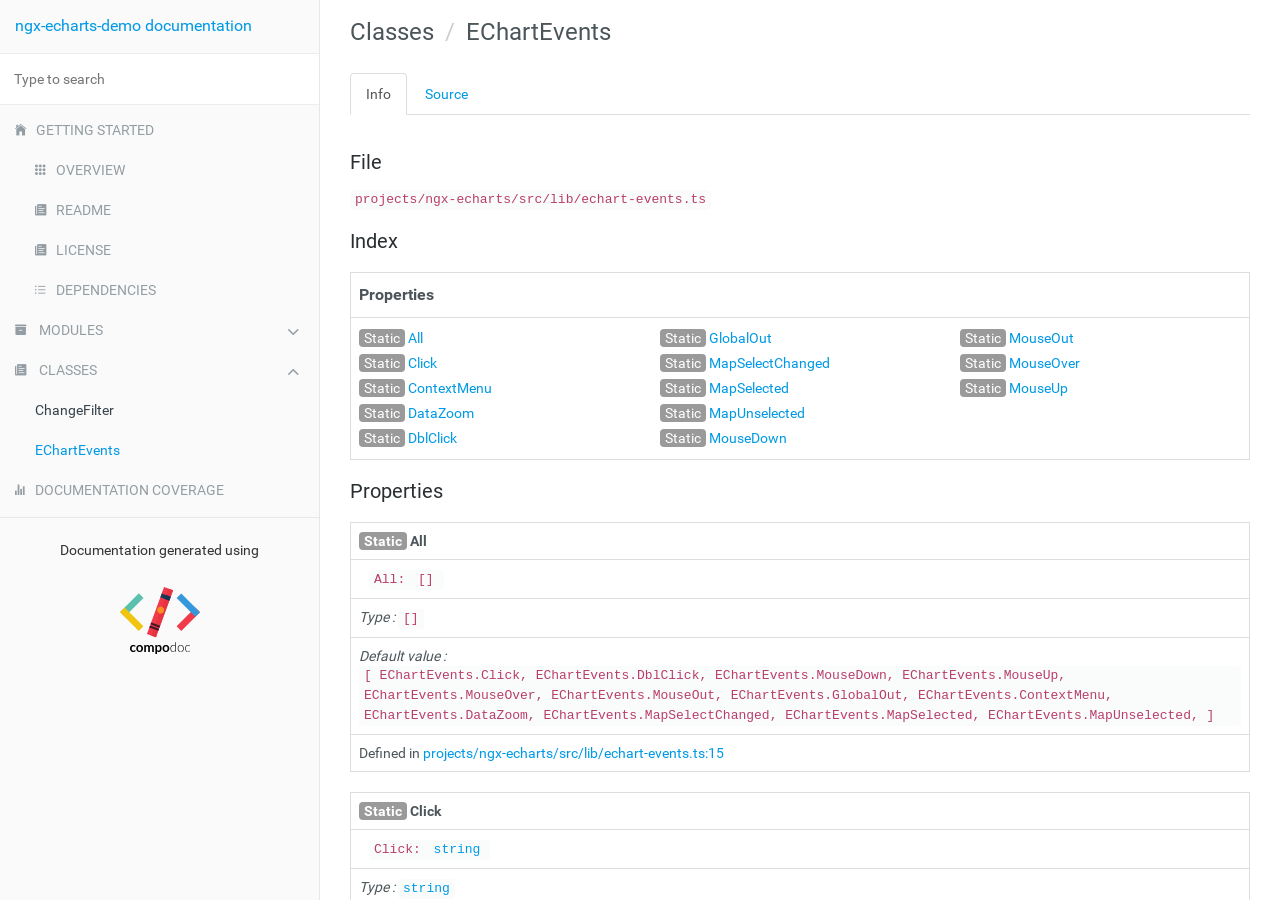
<file: api-doc/classes/EChartEvents.html>
<!doctype html>
<html class="no-js" lang="">
    <head>
        <meta charset="utf-8">
        <meta http-equiv="x-ua-compatible" content="ie=edge">
        <title>ngx-echarts-demo documentation</title>
        <meta name="description" content="">
        <meta name="viewport" content="width=device-width, initial-scale=1">

        <link rel="icon" type="image/x-icon" href="../images/favicon.ico">
	      <link rel="stylesheet" href="../styles/style.css">
        <link rel="stylesheet" href="../styles/stripe.css">
    </head>
    <body>

        <div class="navbar navbar-default navbar-fixed-top visible-xs">
            <a href="../" class="navbar-brand">ngx-echarts-demo documentation</a>
            <button type="button" class="btn btn-default btn-menu ion-ios-menu" id="btn-menu"></button>
        </div>

        <div class="xs-menu menu" id="mobile-menu">
                <div id="book-search-input" role="search">
    <input type="text" placeholder="Type to search">
</div>
            <compodoc-menu></compodoc-menu>
        </div>

        <div class="container-fluid main">
           <div class="row main">
               <div class="hidden-xs menu">
                   <compodoc-menu mode="normal"></compodoc-menu>
               </div>
               <!-- START CONTENT -->
               <div class="content class">
                   <div class="content-data">











<ol class="breadcrumb">
  <li>Classes</li>
  <li>EChartEvents</li>
</ol>

<ul class="nav nav-tabs" role="tablist">
        <li class="active">
            <a href="#info" role="tab" id="info-tab" data-toggle="tab" data-link="info">Info</a>
        </li>
        <li >
            <a href="#source" role="tab" id="source-tab" data-toggle="tab" data-link="source">Source</a>
        </li>
</ul>

<div class="tab-content">
    <div class="tab-pane fade active in" id="c-info">
        <p class="comment">
            <h3>File</h3>
        </p>
        <p class="comment">
            <code>projects/ngx-echarts/src/lib/echart-events.ts</code>
        </p>





            <section>
    <h3 id="index">Index</h3>
    <table class="table table-sm table-bordered index-table">
        <tbody>
                <tr>
                    <td class="col-md-4">
                        <h6><b>Properties</b></h6>
                    </td>
                </tr>
                <tr>
                    <td class="col-md-4">
                        <ul class="index-list">
                            <li>
                                    <span class="modifier">Static</span>
                                <a href="#All">All</a>
                            </li>
                            <li>
                                    <span class="modifier">Static</span>
                                <a href="#Click">Click</a>
                            </li>
                            <li>
                                    <span class="modifier">Static</span>
                                <a href="#ContextMenu">ContextMenu</a>
                            </li>
                            <li>
                                    <span class="modifier">Static</span>
                                <a href="#DataZoom">DataZoom</a>
                            </li>
                            <li>
                                    <span class="modifier">Static</span>
                                <a href="#DblClick">DblClick</a>
                            </li>
                            <li>
                                    <span class="modifier">Static</span>
                                <a href="#GlobalOut">GlobalOut</a>
                            </li>
                            <li>
                                    <span class="modifier">Static</span>
                                <a href="#MapSelectChanged">MapSelectChanged</a>
                            </li>
                            <li>
                                    <span class="modifier">Static</span>
                                <a href="#MapSelected">MapSelected</a>
                            </li>
                            <li>
                                    <span class="modifier">Static</span>
                                <a href="#MapUnselected">MapUnselected</a>
                            </li>
                            <li>
                                    <span class="modifier">Static</span>
                                <a href="#MouseDown">MouseDown</a>
                            </li>
                            <li>
                                    <span class="modifier">Static</span>
                                <a href="#MouseOut">MouseOut</a>
                            </li>
                            <li>
                                    <span class="modifier">Static</span>
                                <a href="#MouseOver">MouseOver</a>
                            </li>
                            <li>
                                    <span class="modifier">Static</span>
                                <a href="#MouseUp">MouseUp</a>
                            </li>
                        </ul>
                    </td>
                </tr>






        </tbody>
    </table>
</section>


            <section>
    
        <h3 id="inputs">
            Properties
        </h3>
        <table class="table table-sm table-bordered">
            <tbody>
                <tr>
                    <td class="col-md-4">
                        <a name="All"></a>
                        <span class="name">
                            <b>
                                <span class="modifier">Static</span>
                            All
                            </b>
                            <a href="#All"><span class="icon ion-ios-link"></span></a>
                        </span>
                    </td>
                </tr>
                <tr>
                    <td class="col-md-4">
                        <span class="modifier-icon icon ion-ios-reset"></span><code>All:     <code>[]</code>
</code>
                    </td>
                </tr>
                    <tr>
                        <td class="col-md-4">
                            <i>Type : </i>    <code>[]</code>

                        </td>
                    </tr>
                    <tr>
                        <td class="col-md-4">
                            <i>Default value : </i><code>[
    EChartEvents.Click,
    EChartEvents.DblClick,
    EChartEvents.MouseDown,
    EChartEvents.MouseUp,
    EChartEvents.MouseOver,
    EChartEvents.MouseOut,
    EChartEvents.GlobalOut,
    EChartEvents.ContextMenu,
    EChartEvents.DataZoom,
    EChartEvents.MapSelectChanged,
    EChartEvents.MapSelected,
    EChartEvents.MapUnselected,
  ]</code>
                        </td>
                    </tr>
                        <tr>
                            <td class="col-md-4">
                                    <div class="io-line">Defined in <a href="" data-line="15" class="link-to-prism">projects/ngx-echarts/src/lib/echart-events.ts:15</a></div>
                            </td>
                        </tr>


            </tbody>
        </table>
        <table class="table table-sm table-bordered">
            <tbody>
                <tr>
                    <td class="col-md-4">
                        <a name="Click"></a>
                        <span class="name">
                            <b>
                                <span class="modifier">Static</span>
                            Click
                            </b>
                            <a href="#Click"><span class="icon ion-ios-link"></span></a>
                        </span>
                    </td>
                </tr>
                <tr>
                    <td class="col-md-4">
                        <span class="modifier-icon icon ion-ios-reset"></span><code>Click:     <code><a href="https://developer.mozilla.org/en-US/docs/Web/JavaScript/Reference/Global_Objects/string" target="_blank" >string</a></code>
</code>
                    </td>
                </tr>
                    <tr>
                        <td class="col-md-4">
                            <i>Type : </i>    <code><a href="https://developer.mozilla.org/en-US/docs/Web/JavaScript/Reference/Global_Objects/string" target="_blank" >string</a></code>

                        </td>
                    </tr>
                    <tr>
                        <td class="col-md-4">
                            <i>Default value : </i><code>&#x27;click&#x27;</code>
                        </td>
                    </tr>
                        <tr>
                            <td class="col-md-4">
                                    <div class="io-line">Defined in <a href="" data-line="2" class="link-to-prism">projects/ngx-echarts/src/lib/echart-events.ts:2</a></div>
                            </td>
                        </tr>


            </tbody>
        </table>
        <table class="table table-sm table-bordered">
            <tbody>
                <tr>
                    <td class="col-md-4">
                        <a name="ContextMenu"></a>
                        <span class="name">
                            <b>
                                <span class="modifier">Static</span>
                            ContextMenu
                            </b>
                            <a href="#ContextMenu"><span class="icon ion-ios-link"></span></a>
                        </span>
                    </td>
                </tr>
                <tr>
                    <td class="col-md-4">
                        <span class="modifier-icon icon ion-ios-reset"></span><code>ContextMenu:     <code><a href="https://developer.mozilla.org/en-US/docs/Web/JavaScript/Reference/Global_Objects/string" target="_blank" >string</a></code>
</code>
                    </td>
                </tr>
                    <tr>
                        <td class="col-md-4">
                            <i>Type : </i>    <code><a href="https://developer.mozilla.org/en-US/docs/Web/JavaScript/Reference/Global_Objects/string" target="_blank" >string</a></code>

                        </td>
                    </tr>
                    <tr>
                        <td class="col-md-4">
                            <i>Default value : </i><code>&#x27;contextmenu&#x27;</code>
                        </td>
                    </tr>
                        <tr>
                            <td class="col-md-4">
                                    <div class="io-line">Defined in <a href="" data-line="9" class="link-to-prism">projects/ngx-echarts/src/lib/echart-events.ts:9</a></div>
                            </td>
                        </tr>


            </tbody>
        </table>
        <table class="table table-sm table-bordered">
            <tbody>
                <tr>
                    <td class="col-md-4">
                        <a name="DataZoom"></a>
                        <span class="name">
                            <b>
                                <span class="modifier">Static</span>
                            DataZoom
                            </b>
                            <a href="#DataZoom"><span class="icon ion-ios-link"></span></a>
                        </span>
                    </td>
                </tr>
                <tr>
                    <td class="col-md-4">
                        <span class="modifier-icon icon ion-ios-reset"></span><code>DataZoom:     <code><a href="https://developer.mozilla.org/en-US/docs/Web/JavaScript/Reference/Global_Objects/string" target="_blank" >string</a></code>
</code>
                    </td>
                </tr>
                    <tr>
                        <td class="col-md-4">
                            <i>Type : </i>    <code><a href="https://developer.mozilla.org/en-US/docs/Web/JavaScript/Reference/Global_Objects/string" target="_blank" >string</a></code>

                        </td>
                    </tr>
                    <tr>
                        <td class="col-md-4">
                            <i>Default value : </i><code>&#x27;datazoom&#x27;</code>
                        </td>
                    </tr>
                        <tr>
                            <td class="col-md-4">
                                    <div class="io-line">Defined in <a href="" data-line="10" class="link-to-prism">projects/ngx-echarts/src/lib/echart-events.ts:10</a></div>
                            </td>
                        </tr>


            </tbody>
        </table>
        <table class="table table-sm table-bordered">
            <tbody>
                <tr>
                    <td class="col-md-4">
                        <a name="DblClick"></a>
                        <span class="name">
                            <b>
                                <span class="modifier">Static</span>
                            DblClick
                            </b>
                            <a href="#DblClick"><span class="icon ion-ios-link"></span></a>
                        </span>
                    </td>
                </tr>
                <tr>
                    <td class="col-md-4">
                        <span class="modifier-icon icon ion-ios-reset"></span><code>DblClick:     <code><a href="https://developer.mozilla.org/en-US/docs/Web/JavaScript/Reference/Global_Objects/string" target="_blank" >string</a></code>
</code>
                    </td>
                </tr>
                    <tr>
                        <td class="col-md-4">
                            <i>Type : </i>    <code><a href="https://developer.mozilla.org/en-US/docs/Web/JavaScript/Reference/Global_Objects/string" target="_blank" >string</a></code>

                        </td>
                    </tr>
                    <tr>
                        <td class="col-md-4">
                            <i>Default value : </i><code>&#x27;dblclick&#x27;</code>
                        </td>
                    </tr>
                        <tr>
                            <td class="col-md-4">
                                    <div class="io-line">Defined in <a href="" data-line="3" class="link-to-prism">projects/ngx-echarts/src/lib/echart-events.ts:3</a></div>
                            </td>
                        </tr>


            </tbody>
        </table>
        <table class="table table-sm table-bordered">
            <tbody>
                <tr>
                    <td class="col-md-4">
                        <a name="GlobalOut"></a>
                        <span class="name">
                            <b>
                                <span class="modifier">Static</span>
                            GlobalOut
                            </b>
                            <a href="#GlobalOut"><span class="icon ion-ios-link"></span></a>
                        </span>
                    </td>
                </tr>
                <tr>
                    <td class="col-md-4">
                        <span class="modifier-icon icon ion-ios-reset"></span><code>GlobalOut:     <code><a href="https://developer.mozilla.org/en-US/docs/Web/JavaScript/Reference/Global_Objects/string" target="_blank" >string</a></code>
</code>
                    </td>
                </tr>
                    <tr>
                        <td class="col-md-4">
                            <i>Type : </i>    <code><a href="https://developer.mozilla.org/en-US/docs/Web/JavaScript/Reference/Global_Objects/string" target="_blank" >string</a></code>

                        </td>
                    </tr>
                    <tr>
                        <td class="col-md-4">
                            <i>Default value : </i><code>&#x27;globalout&#x27;</code>
                        </td>
                    </tr>
                        <tr>
                            <td class="col-md-4">
                                    <div class="io-line">Defined in <a href="" data-line="8" class="link-to-prism">projects/ngx-echarts/src/lib/echart-events.ts:8</a></div>
                            </td>
                        </tr>


            </tbody>
        </table>
        <table class="table table-sm table-bordered">
            <tbody>
                <tr>
                    <td class="col-md-4">
                        <a name="MapSelectChanged"></a>
                        <span class="name">
                            <b>
                                <span class="modifier">Static</span>
                            MapSelectChanged
                            </b>
                            <a href="#MapSelectChanged"><span class="icon ion-ios-link"></span></a>
                        </span>
                    </td>
                </tr>
                <tr>
                    <td class="col-md-4">
                        <span class="modifier-icon icon ion-ios-reset"></span><code>MapSelectChanged:     <code><a href="https://developer.mozilla.org/en-US/docs/Web/JavaScript/Reference/Global_Objects/string" target="_blank" >string</a></code>
</code>
                    </td>
                </tr>
                    <tr>
                        <td class="col-md-4">
                            <i>Type : </i>    <code><a href="https://developer.mozilla.org/en-US/docs/Web/JavaScript/Reference/Global_Objects/string" target="_blank" >string</a></code>

                        </td>
                    </tr>
                    <tr>
                        <td class="col-md-4">
                            <i>Default value : </i><code>&#x27;mapselectchanged&#x27;</code>
                        </td>
                    </tr>
                        <tr>
                            <td class="col-md-4">
                                    <div class="io-line">Defined in <a href="" data-line="11" class="link-to-prism">projects/ngx-echarts/src/lib/echart-events.ts:11</a></div>
                            </td>
                        </tr>


            </tbody>
        </table>
        <table class="table table-sm table-bordered">
            <tbody>
                <tr>
                    <td class="col-md-4">
                        <a name="MapSelected"></a>
                        <span class="name">
                            <b>
                                <span class="modifier">Static</span>
                            MapSelected
                            </b>
                            <a href="#MapSelected"><span class="icon ion-ios-link"></span></a>
                        </span>
                    </td>
                </tr>
                <tr>
                    <td class="col-md-4">
                        <span class="modifier-icon icon ion-ios-reset"></span><code>MapSelected:     <code><a href="https://developer.mozilla.org/en-US/docs/Web/JavaScript/Reference/Global_Objects/string" target="_blank" >string</a></code>
</code>
                    </td>
                </tr>
                    <tr>
                        <td class="col-md-4">
                            <i>Type : </i>    <code><a href="https://developer.mozilla.org/en-US/docs/Web/JavaScript/Reference/Global_Objects/string" target="_blank" >string</a></code>

                        </td>
                    </tr>
                    <tr>
                        <td class="col-md-4">
                            <i>Default value : </i><code>&#x27;mapselected&#x27;</code>
                        </td>
                    </tr>
                        <tr>
                            <td class="col-md-4">
                                    <div class="io-line">Defined in <a href="" data-line="12" class="link-to-prism">projects/ngx-echarts/src/lib/echart-events.ts:12</a></div>
                            </td>
                        </tr>


            </tbody>
        </table>
        <table class="table table-sm table-bordered">
            <tbody>
                <tr>
                    <td class="col-md-4">
                        <a name="MapUnselected"></a>
                        <span class="name">
                            <b>
                                <span class="modifier">Static</span>
                            MapUnselected
                            </b>
                            <a href="#MapUnselected"><span class="icon ion-ios-link"></span></a>
                        </span>
                    </td>
                </tr>
                <tr>
                    <td class="col-md-4">
                        <span class="modifier-icon icon ion-ios-reset"></span><code>MapUnselected:     <code><a href="https://developer.mozilla.org/en-US/docs/Web/JavaScript/Reference/Global_Objects/string" target="_blank" >string</a></code>
</code>
                    </td>
                </tr>
                    <tr>
                        <td class="col-md-4">
                            <i>Type : </i>    <code><a href="https://developer.mozilla.org/en-US/docs/Web/JavaScript/Reference/Global_Objects/string" target="_blank" >string</a></code>

                        </td>
                    </tr>
                    <tr>
                        <td class="col-md-4">
                            <i>Default value : </i><code>&#x27;mapunselected&#x27;</code>
                        </td>
                    </tr>
                        <tr>
                            <td class="col-md-4">
                                    <div class="io-line">Defined in <a href="" data-line="13" class="link-to-prism">projects/ngx-echarts/src/lib/echart-events.ts:13</a></div>
                            </td>
                        </tr>


            </tbody>
        </table>
        <table class="table table-sm table-bordered">
            <tbody>
                <tr>
                    <td class="col-md-4">
                        <a name="MouseDown"></a>
                        <span class="name">
                            <b>
                                <span class="modifier">Static</span>
                            MouseDown
                            </b>
                            <a href="#MouseDown"><span class="icon ion-ios-link"></span></a>
                        </span>
                    </td>
                </tr>
                <tr>
                    <td class="col-md-4">
                        <span class="modifier-icon icon ion-ios-reset"></span><code>MouseDown:     <code><a href="https://developer.mozilla.org/en-US/docs/Web/JavaScript/Reference/Global_Objects/string" target="_blank" >string</a></code>
</code>
                    </td>
                </tr>
                    <tr>
                        <td class="col-md-4">
                            <i>Type : </i>    <code><a href="https://developer.mozilla.org/en-US/docs/Web/JavaScript/Reference/Global_Objects/string" target="_blank" >string</a></code>

                        </td>
                    </tr>
                    <tr>
                        <td class="col-md-4">
                            <i>Default value : </i><code>&#x27;mousedown&#x27;</code>
                        </td>
                    </tr>
                        <tr>
                            <td class="col-md-4">
                                    <div class="io-line">Defined in <a href="" data-line="4" class="link-to-prism">projects/ngx-echarts/src/lib/echart-events.ts:4</a></div>
                            </td>
                        </tr>


            </tbody>
        </table>
        <table class="table table-sm table-bordered">
            <tbody>
                <tr>
                    <td class="col-md-4">
                        <a name="MouseOut"></a>
                        <span class="name">
                            <b>
                                <span class="modifier">Static</span>
                            MouseOut
                            </b>
                            <a href="#MouseOut"><span class="icon ion-ios-link"></span></a>
                        </span>
                    </td>
                </tr>
                <tr>
                    <td class="col-md-4">
                        <span class="modifier-icon icon ion-ios-reset"></span><code>MouseOut:     <code><a href="https://developer.mozilla.org/en-US/docs/Web/JavaScript/Reference/Global_Objects/string" target="_blank" >string</a></code>
</code>
                    </td>
                </tr>
                    <tr>
                        <td class="col-md-4">
                            <i>Type : </i>    <code><a href="https://developer.mozilla.org/en-US/docs/Web/JavaScript/Reference/Global_Objects/string" target="_blank" >string</a></code>

                        </td>
                    </tr>
                    <tr>
                        <td class="col-md-4">
                            <i>Default value : </i><code>&#x27;mouseout&#x27;</code>
                        </td>
                    </tr>
                        <tr>
                            <td class="col-md-4">
                                    <div class="io-line">Defined in <a href="" data-line="7" class="link-to-prism">projects/ngx-echarts/src/lib/echart-events.ts:7</a></div>
                            </td>
                        </tr>


            </tbody>
        </table>
        <table class="table table-sm table-bordered">
            <tbody>
                <tr>
                    <td class="col-md-4">
                        <a name="MouseOver"></a>
                        <span class="name">
                            <b>
                                <span class="modifier">Static</span>
                            MouseOver
                            </b>
                            <a href="#MouseOver"><span class="icon ion-ios-link"></span></a>
                        </span>
                    </td>
                </tr>
                <tr>
                    <td class="col-md-4">
                        <span class="modifier-icon icon ion-ios-reset"></span><code>MouseOver:     <code><a href="https://developer.mozilla.org/en-US/docs/Web/JavaScript/Reference/Global_Objects/string" target="_blank" >string</a></code>
</code>
                    </td>
                </tr>
                    <tr>
                        <td class="col-md-4">
                            <i>Type : </i>    <code><a href="https://developer.mozilla.org/en-US/docs/Web/JavaScript/Reference/Global_Objects/string" target="_blank" >string</a></code>

                        </td>
                    </tr>
                    <tr>
                        <td class="col-md-4">
                            <i>Default value : </i><code>&#x27;mouseover&#x27;</code>
                        </td>
                    </tr>
                        <tr>
                            <td class="col-md-4">
                                    <div class="io-line">Defined in <a href="" data-line="6" class="link-to-prism">projects/ngx-echarts/src/lib/echart-events.ts:6</a></div>
                            </td>
                        </tr>


            </tbody>
        </table>
        <table class="table table-sm table-bordered">
            <tbody>
                <tr>
                    <td class="col-md-4">
                        <a name="MouseUp"></a>
                        <span class="name">
                            <b>
                                <span class="modifier">Static</span>
                            MouseUp
                            </b>
                            <a href="#MouseUp"><span class="icon ion-ios-link"></span></a>
                        </span>
                    </td>
                </tr>
                <tr>
                    <td class="col-md-4">
                        <span class="modifier-icon icon ion-ios-reset"></span><code>MouseUp:     <code><a href="https://developer.mozilla.org/en-US/docs/Web/JavaScript/Reference/Global_Objects/string" target="_blank" >string</a></code>
</code>
                    </td>
                </tr>
                    <tr>
                        <td class="col-md-4">
                            <i>Type : </i>    <code><a href="https://developer.mozilla.org/en-US/docs/Web/JavaScript/Reference/Global_Objects/string" target="_blank" >string</a></code>

                        </td>
                    </tr>
                    <tr>
                        <td class="col-md-4">
                            <i>Default value : </i><code>&#x27;mouseup&#x27;</code>
                        </td>
                    </tr>
                        <tr>
                            <td class="col-md-4">
                                    <div class="io-line">Defined in <a href="" data-line="5" class="link-to-prism">projects/ngx-echarts/src/lib/echart-events.ts:5</a></div>
                            </td>
                        </tr>


            </tbody>
        </table>
</section>







    </div>


    <div class="tab-pane fade  tab-source-code" id="c-source">
        <pre class="line-numbers compodoc-sourcecode"><code class="language-typescript">export class EChartEvents {
  static Click &#x3D; &#x27;click&#x27;;
  static DblClick &#x3D; &#x27;dblclick&#x27;;
  static MouseDown &#x3D; &#x27;mousedown&#x27;;
  static MouseUp &#x3D; &#x27;mouseup&#x27;;
  static MouseOver &#x3D; &#x27;mouseover&#x27;;
  static MouseOut &#x3D; &#x27;mouseout&#x27;;
  static GlobalOut &#x3D; &#x27;globalout&#x27;;
  static ContextMenu &#x3D; &#x27;contextmenu&#x27;;
  static DataZoom &#x3D; &#x27;datazoom&#x27;;
  static MapSelectChanged &#x3D; &#x27;mapselectchanged&#x27;;
  static MapSelected &#x3D; &#x27;mapselected&#x27;;
  static MapUnselected &#x3D; &#x27;mapunselected&#x27;;

  static All &#x3D; [
    EChartEvents.Click,
    EChartEvents.DblClick,
    EChartEvents.MouseDown,
    EChartEvents.MouseUp,
    EChartEvents.MouseOver,
    EChartEvents.MouseOut,
    EChartEvents.GlobalOut,
    EChartEvents.ContextMenu,
    EChartEvents.DataZoom,
    EChartEvents.MapSelectChanged,
    EChartEvents.MapSelected,
    EChartEvents.MapUnselected,
  ];
}
</code></pre>
    </div>
</div>







                   </div><div class="search-results">
    <div class="has-results">
        <h1 class="search-results-title"><span class='search-results-count'></span> result-matching "<span class='search-query'></span>"</h1>
        <ul class="search-results-list"></ul>
    </div>
    <div class="no-results">
        <h1 class="search-results-title">No results matching "<span class='search-query'></span>"</h1>
    </div>
</div>
</div>
               <!-- END CONTENT -->
           </div>
       </div>

       <script>
            var COMPODOC_CURRENT_PAGE_DEPTH = 1;
            var COMPODOC_CURRENT_PAGE_CONTEXT = 'class';
            var COMPODOC_CURRENT_PAGE_URL = 'EChartEvents.html';
       </script>

       <script src="../js/libs/custom-elements.min.js"></script>
       <script src="../js/libs/lit-html.js"></script>
       <script src="../js/menu-wc.js"></script>

       <script src="../js/libs/bootstrap-native.js"></script>

       <script src="../js/libs/es6-shim.min.js"></script>
       <script src="../js/libs/EventDispatcher.js"></script>
       <script src="../js/libs/promise.min.js"></script>
       <script src="../js/libs/zepto.min.js"></script>

       <script src="../js/compodoc.js"></script>

       <script src="../js/tabs.js"></script>
       <script src="../js/menu.js"></script>
       <script src="../js/libs/clipboard.min.js"></script>
       <script src="../js/libs/prism.js"></script>
       <script src="../js/sourceCode.js"></script>
          <script src="../js/search/search.js"></script>
          <script src="../js/search/lunr.min.js"></script>
          <script src="../js/search/search-lunr.js"></script>
          <script src="../js/search/search_index.js"></script>
       <script src="../js/lazy-load-graphs.js"></script>


    </body>
</html>
</file>
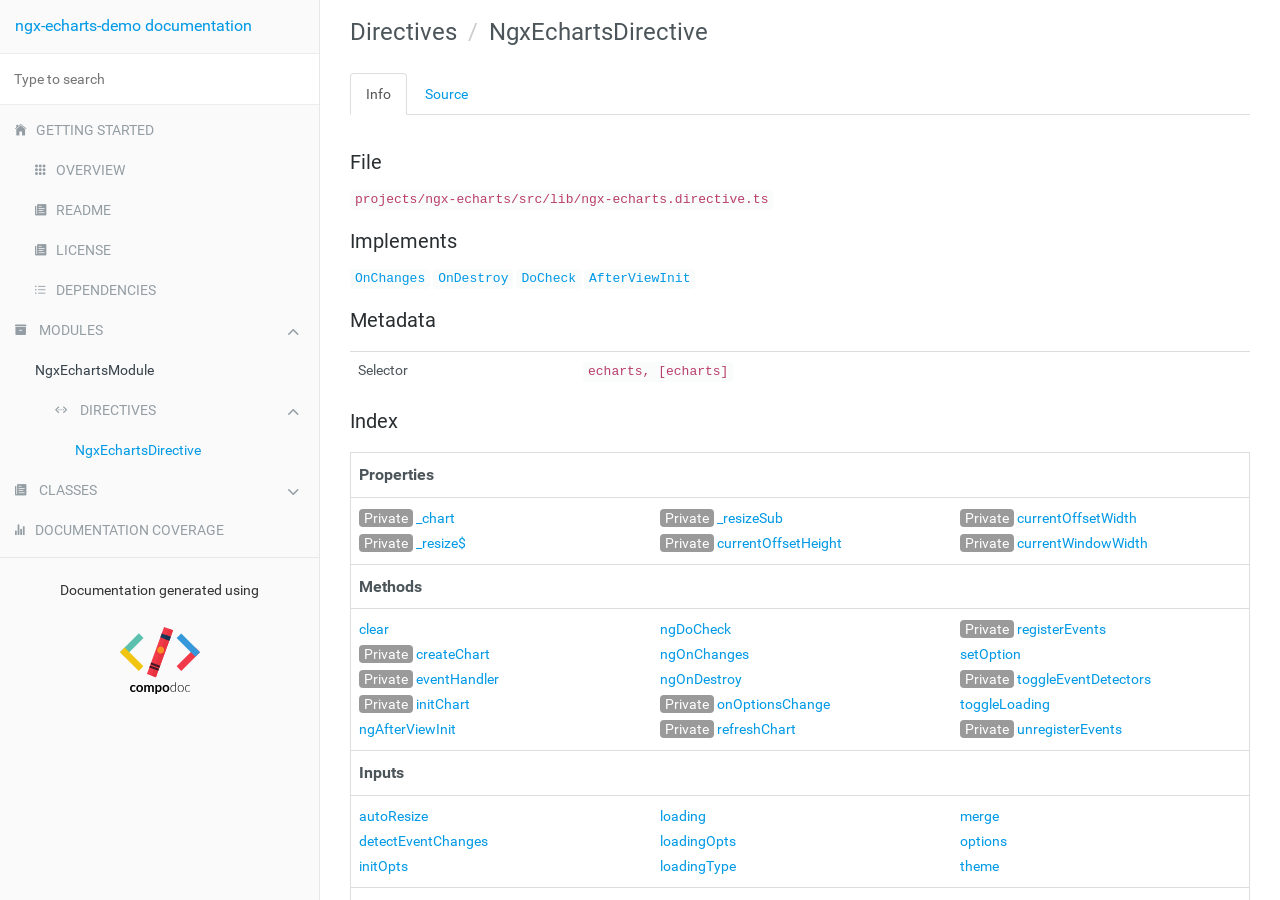
<file: api-doc/directives/NgxEchartsDirective.html>
<!doctype html>
<html class="no-js" lang="">
    <head>
        <meta charset="utf-8">
        <meta http-equiv="x-ua-compatible" content="ie=edge">
        <title>ngx-echarts-demo documentation</title>
        <meta name="description" content="">
        <meta name="viewport" content="width=device-width, initial-scale=1">

        <link rel="icon" type="image/x-icon" href="../images/favicon.ico">
	      <link rel="stylesheet" href="../styles/style.css">
        <link rel="stylesheet" href="../styles/stripe.css">
    </head>
    <body>

        <div class="navbar navbar-default navbar-fixed-top visible-xs">
            <a href="../" class="navbar-brand">ngx-echarts-demo documentation</a>
            <button type="button" class="btn btn-default btn-menu ion-ios-menu" id="btn-menu"></button>
        </div>

        <div class="xs-menu menu" id="mobile-menu">
                <div id="book-search-input" role="search">
    <input type="text" placeholder="Type to search">
</div>
            <compodoc-menu></compodoc-menu>
        </div>

        <div class="container-fluid main">
           <div class="row main">
               <div class="hidden-xs menu">
                   <compodoc-menu mode="normal"></compodoc-menu>
               </div>
               <!-- START CONTENT -->
               <div class="content directive">
                   <div class="content-data">






<ol class="breadcrumb">
  <li>Directives</li>
  <li>NgxEchartsDirective</li>
</ol>

<ul class="nav nav-tabs" role="tablist">
        <li class="active">
            <a href="#info" role="tab" id="info-tab" data-toggle="tab" data-link="info">Info</a>
        </li>
        <li >
            <a href="#source" role="tab" id="source-tab" data-toggle="tab" data-link="source">Source</a>
        </li>
</ul>

<div class="tab-content">
    <div class="tab-pane fade active in" id="c-info">
        <p class="comment">
            <h3>File</h3>
        </p>
        <p class="comment">
            <code>projects/ngx-echarts/src/lib/ngx-echarts.directive.ts</code>
        </p>


            <p class="comment">
                <h3>Implements</h3>
            </p>
            <p class="comment">
                        <code><a href="https://angular.io/api/core/OnChanges" target="_blank" >OnChanges</a></code>
                        <code><a href="https://angular.io/api/core/OnDestroy" target="_blank" >OnDestroy</a></code>
                        <code><a href="https://angular.io/api/core/DoCheck" target="_blank" >DoCheck</a></code>
                        <code><a href="https://angular.io/api/core/AfterViewInit" target="_blank" >AfterViewInit</a></code>
            </p>


        <section>
            <h3>Metadata</h3>
            <table class="table table-sm table-hover">
                <tbody>

                    <tr>
                        <td class="col-md-3">Selector</td>
                        <td class="col-md-9"><code>echarts, [echarts]</code></td>
                    </tr>

                </tbody>
            </table>
        </section>

            <section>
    <h3 id="index">Index</h3>
    <table class="table table-sm table-bordered index-table">
        <tbody>
                <tr>
                    <td class="col-md-4">
                        <h6><b>Properties</b></h6>
                    </td>
                </tr>
                <tr>
                    <td class="col-md-4">
                        <ul class="index-list">
                            <li>
                                    <span class="modifier">Private</span>
                                <a href="#_chart">_chart</a>
                            </li>
                            <li>
                                    <span class="modifier">Private</span>
                                <a href="#_resize$">_resize$</a>
                            </li>
                            <li>
                                    <span class="modifier">Private</span>
                                <a href="#_resizeSub">_resizeSub</a>
                            </li>
                            <li>
                                    <span class="modifier">Private</span>
                                <a href="#currentOffsetHeight">currentOffsetHeight</a>
                            </li>
                            <li>
                                    <span class="modifier">Private</span>
                                <a href="#currentOffsetWidth">currentOffsetWidth</a>
                            </li>
                            <li>
                                    <span class="modifier">Private</span>
                                <a href="#currentWindowWidth">currentWindowWidth</a>
                            </li>
                        </ul>
                    </td>
                </tr>

                <tr>
                    <td class="col-md-4">
                        <h6><b>Methods</b></h6>
                    </td>
                </tr>
                <tr>
                    <td class="col-md-4">
                        <ul class="index-list">
                            <li>
                                <a href="#clear">clear</a>
                            </li>
                            <li>
                                    <span class="modifier">Private</span>
                                <a href="#createChart">createChart</a>
                            </li>
                            <li>
                                    <span class="modifier">Private</span>
                                <a href="#eventHandler">eventHandler</a>
                            </li>
                            <li>
                                    <span class="modifier">Private</span>
                                <a href="#initChart">initChart</a>
                            </li>
                            <li>
                                <a href="#ngAfterViewInit">ngAfterViewInit</a>
                            </li>
                            <li>
                                <a href="#ngDoCheck">ngDoCheck</a>
                            </li>
                            <li>
                                <a href="#ngOnChanges">ngOnChanges</a>
                            </li>
                            <li>
                                <a href="#ngOnDestroy">ngOnDestroy</a>
                            </li>
                            <li>
                                    <span class="modifier">Private</span>
                                <a href="#onOptionsChange">onOptionsChange</a>
                            </li>
                            <li>
                                    <span class="modifier">Private</span>
                                <a href="#refreshChart">refreshChart</a>
                            </li>
                            <li>
                                    <span class="modifier">Private</span>
                                <a href="#registerEvents">registerEvents</a>
                            </li>
                            <li>
                                <a href="#setOption">setOption</a>
                            </li>
                            <li>
                                    <span class="modifier">Private</span>
                                <a href="#toggleEventDetectors">toggleEventDetectors</a>
                            </li>
                            <li>
                                <a href="#toggleLoading">toggleLoading</a>
                            </li>
                            <li>
                                    <span class="modifier">Private</span>
                                <a href="#unregisterEvents">unregisterEvents</a>
                            </li>
                        </ul>
                    </td>
                </tr>

                <tr>
                    <td class="col-md-4">
                        <h6><b>Inputs</b></h6>
                    </td>
                </tr>
                <tr>
                    <td class="col-md-4">
                        <ul class="index-list">
                            <li>
                                <a href="#autoResize">autoResize</a>
                            </li>
                            <li>
                                <a href="#detectEventChanges">detectEventChanges</a>
                            </li>
                            <li>
                                <a href="#initOpts">initOpts</a>
                            </li>
                            <li>
                                <a href="#loading">loading</a>
                            </li>
                            <li>
                                <a href="#loadingOpts">loadingOpts</a>
                            </li>
                            <li>
                                <a href="#loadingType">loadingType</a>
                            </li>
                            <li>
                                <a href="#merge">merge</a>
                            </li>
                            <li>
                                <a href="#options">options</a>
                            </li>
                            <li>
                                <a href="#theme">theme</a>
                            </li>
                        </ul>
                    </td>
                </tr>

                <tr>
                    <td class="col-md-4">
                        <h6><b>Outputs</b></h6>
                    </td>
                </tr>
                <tr>
                    <td class="col-md-4">
                        <ul class="index-list">
                            <li>
                                <a href="#chartClick">chartClick</a>
                            </li>
                            <li>
                                <a href="#chartContextMenu">chartContextMenu</a>
                            </li>
                            <li>
                                <a href="#chartDataZoom">chartDataZoom</a>
                            </li>
                            <li>
                                <a href="#chartDblClick">chartDblClick</a>
                            </li>
                            <li>
                                <a href="#chartGlobalOut">chartGlobalOut</a>
                            </li>
                            <li>
                                <a href="#chartInit">chartInit</a>
                            </li>
                            <li>
                                <a href="#chartMapSelectChanged">chartMapSelectChanged</a>
                            </li>
                            <li>
                                <a href="#chartMapSelected">chartMapSelected</a>
                            </li>
                            <li>
                                <a href="#chartMapUnselected">chartMapUnselected</a>
                            </li>
                            <li>
                                <a href="#chartMouseDown">chartMouseDown</a>
                            </li>
                            <li>
                                <a href="#chartMouseOut">chartMouseOut</a>
                            </li>
                            <li>
                                <a href="#chartMouseOver">chartMouseOver</a>
                            </li>
                            <li>
                                <a href="#chartMouseUp">chartMouseUp</a>
                            </li>
                        </ul>
                    </td>
                </tr>


                <tr>
                    <td class="col-md-4">
                        <h6><b>HostListeners</b></h6>
                    </td>
                </tr>
                <tr>
                    <td class="col-md-4">
                        <ul class="index-list">
                            <li>
                                <a href="#window:resize">window:resize</a>
                            </li>
                        </ul>
                    </td>
                </tr>

        </tbody>
    </table>
</section>

            <section>
    <h3 id="constructor">Constructor</h3>
        <table class="table table-sm table-bordered">
            <tbody>
                <tr>
                    <td class="col-md-4">
<code>constructor(el: <a href="https://angular.io/api/core/ElementRef" target="_blank">ElementRef</a>, _ngZone: <a href="https://angular.io/api/core/NgZone" target="_blank">NgZone</a>)</code>
                    </td>
                </tr>
                        <tr>
                            <td class="col-md-4">
                                <div class="io-line">Defined in <a href="" data-line="55" class="link-to-prism">projects/ngx-echarts/src/lib/ngx-echarts.directive.ts:55</a></div>
                            </td>
                        </tr>

                <tr>
                    <td class="col-md-4">
                            <div>
                                    <b>Parameters :</b>
                                    <table class="params">
                                        <thead>
                                            <tr>
                                                <td>Name</td>
                                                    <td>Type</td>
                                                <td>Optional</td>
                                            </tr>
                                        </thead>
                                        <tbody>
                                                <tr>
                                                        <td>el</td>
                                                  
                                                        <td>
                                                                    <code><a href="https://angular.io/api/core/ElementRef" target="_blank" >ElementRef</a></code>
                                                        </td>
                                                  
                                                    <td>
                                                            No
                                                    </td>
                                                    
                                                </tr>
                                                <tr>
                                                        <td>_ngZone</td>
                                                  
                                                        <td>
                                                                    <code><a href="https://angular.io/api/core/NgZone" target="_blank" >NgZone</a></code>
                                                        </td>
                                                  
                                                    <td>
                                                            No
                                                    </td>
                                                    
                                                </tr>
                                        </tbody>
                                    </table>
                            </div>
                    </td>
                </tr>
            </tbody>
        </table>
</section>

            <section>
    <h3 id="inputs">Inputs</h3>
        <table class="table table-sm table-bordered">
            <tbody>
                <tr>
                    <td class="col-md-2">
                        <a name="autoResize"></a>
                        <code>autoResize</code>
                    </td>
                    <td class="col-md-10">
                        <p>
                            <em>Default value : </em><code>true</code>
                        </p>
                    </td>
                </tr>
                        <tr>
                            <td class="col-md-2" colspan="2">
                                    <div class="io-line">Defined in <a href="" data-line="25" class="link-to-prism">projects/ngx-echarts/src/lib/ngx-echarts.directive.ts:25</a></div>
                            </td>
                        </tr>
            </tbody>
        </table>
        <table class="table table-sm table-bordered">
            <tbody>
                <tr>
                    <td class="col-md-2">
                        <a name="detectEventChanges"></a>
                        <code>detectEventChanges</code>
                    </td>
                    <td class="col-md-10">
                        <div><p>Whether to register event handlers on echartInstance. Default is true.
Use it to avoid unwanted change detection, if you want to optimize the performance.</p>
</div>
                        <p>
                            <em>Default value : </em><code>true</code>
                        </p>
                    </td>
                </tr>
                        <tr>
                            <td class="col-md-2" colspan="2">
                                    <div class="io-line">Defined in <a href="" data-line="33" class="link-to-prism">projects/ngx-echarts/src/lib/ngx-echarts.directive.ts:33</a></div>
                            </td>
                        </tr>
            </tbody>
        </table>
        <table class="table table-sm table-bordered">
            <tbody>
                <tr>
                    <td class="col-md-2">
                        <a name="initOpts"></a>
                        <code>initOpts</code>
                    </td>
                    <td class="col-md-10">
                            <p>
                            <em>Type :</em>    <code>literal type</code>

                            </p>
                    </td>
                </tr>
                        <tr>
                            <td class="col-md-2" colspan="2">
                                    <div class="io-line">Defined in <a href="" data-line="18" class="link-to-prism">projects/ngx-echarts/src/lib/ngx-echarts.directive.ts:18</a></div>
                            </td>
                        </tr>
            </tbody>
        </table>
        <table class="table table-sm table-bordered">
            <tbody>
                <tr>
                    <td class="col-md-2">
                        <a name="loading"></a>
                        <code>loading</code>
                    </td>
                    <td class="col-md-10">
                            <p>
                            <em>Type :</em>    <code><a href="https://developer.mozilla.org/en-US/docs/Web/JavaScript/Reference/Global_Objects/boolean" target="_blank" >boolean</a></code>

                            </p>
                    </td>
                </tr>
                        <tr>
                            <td class="col-md-2" colspan="2">
                                    <div class="io-line">Defined in <a href="" data-line="17" class="link-to-prism">projects/ngx-echarts/src/lib/ngx-echarts.directive.ts:17</a></div>
                            </td>
                        </tr>
            </tbody>
        </table>
        <table class="table table-sm table-bordered">
            <tbody>
                <tr>
                    <td class="col-md-2">
                        <a name="loadingOpts"></a>
                        <code>loadingOpts</code>
                    </td>
                    <td class="col-md-10">
                            <p>
                            <em>Type :</em>    <code><a href="https://developer.mozilla.org/en-US/docs/Web/JavaScript/Reference/Global_Objects/object" target="_blank" >object</a></code>

                            </p>
                    </td>
                </tr>
                        <tr>
                            <td class="col-md-2" colspan="2">
                                    <div class="io-line">Defined in <a href="" data-line="27" class="link-to-prism">projects/ngx-echarts/src/lib/ngx-echarts.directive.ts:27</a></div>
                            </td>
                        </tr>
            </tbody>
        </table>
        <table class="table table-sm table-bordered">
            <tbody>
                <tr>
                    <td class="col-md-2">
                        <a name="loadingType"></a>
                        <code>loadingType</code>
                    </td>
                    <td class="col-md-10">
                        <p>
                            <em>Default value : </em><code>&#x27;default&#x27;</code>
                        </p>
                    </td>
                </tr>
                        <tr>
                            <td class="col-md-2" colspan="2">
                                    <div class="io-line">Defined in <a href="" data-line="26" class="link-to-prism">projects/ngx-echarts/src/lib/ngx-echarts.directive.ts:26</a></div>
                            </td>
                        </tr>
            </tbody>
        </table>
        <table class="table table-sm table-bordered">
            <tbody>
                <tr>
                    <td class="col-md-2">
                        <a name="merge"></a>
                        <code>merge</code>
                    </td>
                    <td class="col-md-10">
                            <p>
                            <em>Type :</em>    <code>EChartOption</code>

                            </p>
                    </td>
                </tr>
                        <tr>
                            <td class="col-md-2" colspan="2">
                                    <div class="io-line">Defined in <a href="" data-line="24" class="link-to-prism">projects/ngx-echarts/src/lib/ngx-echarts.directive.ts:24</a></div>
                            </td>
                        </tr>
            </tbody>
        </table>
        <table class="table table-sm table-bordered">
            <tbody>
                <tr>
                    <td class="col-md-2">
                        <a name="options"></a>
                        <code>options</code>
                    </td>
                    <td class="col-md-10">
                            <p>
                            <em>Type :</em>    <code>EChartOption</code>

                            </p>
                    </td>
                </tr>
                        <tr>
                            <td class="col-md-2" colspan="2">
                                    <div class="io-line">Defined in <a href="" data-line="15" class="link-to-prism">projects/ngx-echarts/src/lib/ngx-echarts.directive.ts:15</a></div>
                            </td>
                        </tr>
            </tbody>
        </table>
        <table class="table table-sm table-bordered">
            <tbody>
                <tr>
                    <td class="col-md-2">
                        <a name="theme"></a>
                        <code>theme</code>
                    </td>
                    <td class="col-md-10">
                            <p>
                            <em>Type :</em>    <code><a href="https://developer.mozilla.org/en-US/docs/Web/JavaScript/Reference/Global_Objects/string" target="_blank" >string</a></code>

                            </p>
                    </td>
                </tr>
                        <tr>
                            <td class="col-md-2" colspan="2">
                                    <div class="io-line">Defined in <a href="" data-line="16" class="link-to-prism">projects/ngx-echarts/src/lib/ngx-echarts.directive.ts:16</a></div>
                            </td>
                        </tr>
            </tbody>
        </table>
</section>
            <section>
    <h3 id="outputs">Outputs</h3>
        <table class="table table-sm table-bordered">
            <tbody>
                <tr>
                    <td class="col-md-2">
                        <a name="chartClick"></a>
                        <code>chartClick</code>
                    </td>
                    <td class="col-md-10">
                        <em><code>$event</code> Type:</em>    <code><a href="https://angular.io/api/core/EventEmitter" target="_blank" >EventEmitter</a></code>

                    </td>
                </tr>
                        <tr>
                            <td class="col-md-2" colspan="2">
                                    <div class="io-line">Defined in <a href="" data-line="37" class="link-to-prism">projects/ngx-echarts/src/lib/ngx-echarts.directive.ts:37</a></div>
                            </td>
                        </tr>
            </tbody>
        </table>
        <table class="table table-sm table-bordered">
            <tbody>
                <tr>
                    <td class="col-md-2">
                        <a name="chartContextMenu"></a>
                        <code>chartContextMenu</code>
                    </td>
                    <td class="col-md-10">
                        <em><code>$event</code> Type:</em>    <code><a href="https://angular.io/api/core/EventEmitter" target="_blank" >EventEmitter</a></code>

                    </td>
                </tr>
                        <tr>
                            <td class="col-md-2" colspan="2">
                                    <div class="io-line">Defined in <a href="" data-line="44" class="link-to-prism">projects/ngx-echarts/src/lib/ngx-echarts.directive.ts:44</a></div>
                            </td>
                        </tr>
            </tbody>
        </table>
        <table class="table table-sm table-bordered">
            <tbody>
                <tr>
                    <td class="col-md-2">
                        <a name="chartDataZoom"></a>
                        <code>chartDataZoom</code>
                    </td>
                    <td class="col-md-10">
                        <em><code>$event</code> Type:</em>    <code><a href="https://angular.io/api/core/EventEmitter" target="_blank" >EventEmitter</a></code>

                    </td>
                </tr>
                        <tr>
                            <td class="col-md-2" colspan="2">
                                    <div class="io-line">Defined in <a href="" data-line="45" class="link-to-prism">projects/ngx-echarts/src/lib/ngx-echarts.directive.ts:45</a></div>
                            </td>
                        </tr>
            </tbody>
        </table>
        <table class="table table-sm table-bordered">
            <tbody>
                <tr>
                    <td class="col-md-2">
                        <a name="chartDblClick"></a>
                        <code>chartDblClick</code>
                    </td>
                    <td class="col-md-10">
                        <em><code>$event</code> Type:</em>    <code><a href="https://angular.io/api/core/EventEmitter" target="_blank" >EventEmitter</a></code>

                    </td>
                </tr>
                        <tr>
                            <td class="col-md-2" colspan="2">
                                    <div class="io-line">Defined in <a href="" data-line="38" class="link-to-prism">projects/ngx-echarts/src/lib/ngx-echarts.directive.ts:38</a></div>
                            </td>
                        </tr>
            </tbody>
        </table>
        <table class="table table-sm table-bordered">
            <tbody>
                <tr>
                    <td class="col-md-2">
                        <a name="chartGlobalOut"></a>
                        <code>chartGlobalOut</code>
                    </td>
                    <td class="col-md-10">
                        <em><code>$event</code> Type:</em>    <code><a href="https://angular.io/api/core/EventEmitter" target="_blank" >EventEmitter</a></code>

                    </td>
                </tr>
                        <tr>
                            <td class="col-md-2" colspan="2">
                                    <div class="io-line">Defined in <a href="" data-line="43" class="link-to-prism">projects/ngx-echarts/src/lib/ngx-echarts.directive.ts:43</a></div>
                            </td>
                        </tr>
            </tbody>
        </table>
        <table class="table table-sm table-bordered">
            <tbody>
                <tr>
                    <td class="col-md-2">
                        <a name="chartInit"></a>
                        <code>chartInit</code>
                    </td>
                    <td class="col-md-10">
                        <em><code>$event</code> Type:</em>    <code><a href="https://angular.io/api/core/EventEmitter" target="_blank" >EventEmitter</a></code>

                    </td>
                </tr>
                        <tr>
                            <td class="col-md-2" colspan="2">
                                    <div class="io-line">Defined in <a href="" data-line="36" class="link-to-prism">projects/ngx-echarts/src/lib/ngx-echarts.directive.ts:36</a></div>
                            </td>
                        </tr>
            </tbody>
        </table>
        <table class="table table-sm table-bordered">
            <tbody>
                <tr>
                    <td class="col-md-2">
                        <a name="chartMapSelectChanged"></a>
                        <code>chartMapSelectChanged</code>
                    </td>
                    <td class="col-md-10">
                        <em><code>$event</code> Type:</em>    <code><a href="https://angular.io/api/core/EventEmitter" target="_blank" >EventEmitter</a></code>

                    </td>
                </tr>
                        <tr>
                            <td class="col-md-2" colspan="2">
                                    <div class="io-line">Defined in <a href="" data-line="46" class="link-to-prism">projects/ngx-echarts/src/lib/ngx-echarts.directive.ts:46</a></div>
                            </td>
                        </tr>
            </tbody>
        </table>
        <table class="table table-sm table-bordered">
            <tbody>
                <tr>
                    <td class="col-md-2">
                        <a name="chartMapSelected"></a>
                        <code>chartMapSelected</code>
                    </td>
                    <td class="col-md-10">
                        <em><code>$event</code> Type:</em>    <code><a href="https://angular.io/api/core/EventEmitter" target="_blank" >EventEmitter</a></code>

                    </td>
                </tr>
                        <tr>
                            <td class="col-md-2" colspan="2">
                                    <div class="io-line">Defined in <a href="" data-line="47" class="link-to-prism">projects/ngx-echarts/src/lib/ngx-echarts.directive.ts:47</a></div>
                            </td>
                        </tr>
            </tbody>
        </table>
        <table class="table table-sm table-bordered">
            <tbody>
                <tr>
                    <td class="col-md-2">
                        <a name="chartMapUnselected"></a>
                        <code>chartMapUnselected</code>
                    </td>
                    <td class="col-md-10">
                        <em><code>$event</code> Type:</em>    <code><a href="https://angular.io/api/core/EventEmitter" target="_blank" >EventEmitter</a></code>

                    </td>
                </tr>
                        <tr>
                            <td class="col-md-2" colspan="2">
                                    <div class="io-line">Defined in <a href="" data-line="48" class="link-to-prism">projects/ngx-echarts/src/lib/ngx-echarts.directive.ts:48</a></div>
                            </td>
                        </tr>
            </tbody>
        </table>
        <table class="table table-sm table-bordered">
            <tbody>
                <tr>
                    <td class="col-md-2">
                        <a name="chartMouseDown"></a>
                        <code>chartMouseDown</code>
                    </td>
                    <td class="col-md-10">
                        <em><code>$event</code> Type:</em>    <code><a href="https://angular.io/api/core/EventEmitter" target="_blank" >EventEmitter</a></code>

                    </td>
                </tr>
                        <tr>
                            <td class="col-md-2" colspan="2">
                                    <div class="io-line">Defined in <a href="" data-line="39" class="link-to-prism">projects/ngx-echarts/src/lib/ngx-echarts.directive.ts:39</a></div>
                            </td>
                        </tr>
            </tbody>
        </table>
        <table class="table table-sm table-bordered">
            <tbody>
                <tr>
                    <td class="col-md-2">
                        <a name="chartMouseOut"></a>
                        <code>chartMouseOut</code>
                    </td>
                    <td class="col-md-10">
                        <em><code>$event</code> Type:</em>    <code><a href="https://angular.io/api/core/EventEmitter" target="_blank" >EventEmitter</a></code>

                    </td>
                </tr>
                        <tr>
                            <td class="col-md-2" colspan="2">
                                    <div class="io-line">Defined in <a href="" data-line="42" class="link-to-prism">projects/ngx-echarts/src/lib/ngx-echarts.directive.ts:42</a></div>
                            </td>
                        </tr>
            </tbody>
        </table>
        <table class="table table-sm table-bordered">
            <tbody>
                <tr>
                    <td class="col-md-2">
                        <a name="chartMouseOver"></a>
                        <code>chartMouseOver</code>
                    </td>
                    <td class="col-md-10">
                        <em><code>$event</code> Type:</em>    <code><a href="https://angular.io/api/core/EventEmitter" target="_blank" >EventEmitter</a></code>

                    </td>
                </tr>
                        <tr>
                            <td class="col-md-2" colspan="2">
                                    <div class="io-line">Defined in <a href="" data-line="41" class="link-to-prism">projects/ngx-echarts/src/lib/ngx-echarts.directive.ts:41</a></div>
                            </td>
                        </tr>
            </tbody>
        </table>
        <table class="table table-sm table-bordered">
            <tbody>
                <tr>
                    <td class="col-md-2">
                        <a name="chartMouseUp"></a>
                        <code>chartMouseUp</code>
                    </td>
                    <td class="col-md-10">
                        <em><code>$event</code> Type:</em>    <code><a href="https://angular.io/api/core/EventEmitter" target="_blank" >EventEmitter</a></code>

                    </td>
                </tr>
                        <tr>
                            <td class="col-md-2" colspan="2">
                                    <div class="io-line">Defined in <a href="" data-line="40" class="link-to-prism">projects/ngx-echarts/src/lib/ngx-echarts.directive.ts:40</a></div>
                            </td>
                        </tr>
            </tbody>
        </table>
</section>

            <section>
    <h3>HostListeners</h3>        <table class="table table-sm table-bordered">
            <tbody>
                <tr>
                    <td class="col-md-4">
                        <a name="window:resize"></a>
                        <span class="name">
                            <b>
                            window:resize
                            </b>
                            <a href="#window:resize"><span class="icon ion-ios-link"></span></a>
                        </span>
                    </td>
                </tr>
                    <tr>
                        <td class="col-md-4">
                            <i>Arguments : </i><code>'$event' </code>
                        </td>
                    </tr>
                <tr>
                    <td class="col-md-4">
<code>window:resize(event: <a href="https://angular.io/api/router/Event" target="_blank">Event</a>)</code>
                    </td>
                </tr>


                        <tr>
                            <td class="col-md-4">
                                    <div class="io-line">Defined in <a href="" data-line="77" class="link-to-prism">projects/ngx-echarts/src/lib/ngx-echarts.directive.ts:77</a></div>
                            </td>
                        </tr>


            </tbody>
        </table>
</section>

            <section>
    
        <h3 id="methods">
            Methods
        </h3>
        <table class="table table-sm table-bordered">
            <tbody>
                <tr>
                    <td class="col-md-4">
                        <a name="clear"></a>
                        <span class="name">
                            <b>
                            clear
                            </b>
                            <a href="#clear"><span class="icon ion-ios-link"></span></a>
                        </span>
                    </td>
                </tr>
                <tr>
                    <td class="col-md-4">
<code>clear()</code>
                    </td>
                </tr>


                        <tr>
                            <td class="col-md-4">
                                    <div class="io-line">Defined in <a href="" data-line="179" class="link-to-prism">projects/ngx-echarts/src/lib/ngx-echarts.directive.ts:179</a></div>
                            </td>
                        </tr>


                <tr>
                    <td class="col-md-4">

                            <div class="io-description">
                                <b>Returns : </b>    <code><a href="https://www.typescriptlang.org/docs/handbook/basic-types.html" target="_blank" >void</a></code>

                            </div>
                    </td>
                </tr>
            </tbody>
        </table>
        <table class="table table-sm table-bordered">
            <tbody>
                <tr>
                    <td class="col-md-4">
                        <a name="createChart"></a>
                        <span class="name">
                            <b>
                                <span class="modifier">Private</span>
                            createChart
                            </b>
                            <a href="#createChart"><span class="icon ion-ios-link"></span></a>
                        </span>
                    </td>
                </tr>
                <tr>
                    <td class="col-md-4">
                            <span class="modifier-icon icon ion-ios-reset"></span>
                        <code>createChart()</code>
                    </td>
                </tr>


                        <tr>
                            <td class="col-md-4">
                                    <div class="io-line">Defined in <a href="" data-line="59" class="link-to-prism">projects/ngx-echarts/src/lib/ngx-echarts.directive.ts:59</a></div>
                            </td>
                        </tr>


                <tr>
                    <td class="col-md-4">

                            <div class="io-description">
                                <b>Returns : </b>    <code><a href="https://www.typescriptlang.org/docs/handbook/basic-types.html" target="_blank" >any</a></code>

                            </div>
                    </td>
                </tr>
            </tbody>
        </table>
        <table class="table table-sm table-bordered">
            <tbody>
                <tr>
                    <td class="col-md-4">
                        <a name="eventHandler"></a>
                        <span class="name">
                            <b>
                                <span class="modifier">Private</span>
                            eventHandler
                            </b>
                            <a href="#eventHandler"><span class="icon ion-ios-link"></span></a>
                        </span>
                    </td>
                </tr>
                <tr>
                    <td class="col-md-4">
                            <span class="modifier-icon icon ion-ios-reset"></span>
                        <code>eventHandler(event: )</code>
                    </td>
                </tr>


                        <tr>
                            <td class="col-md-4">
                                    <div class="io-line">Defined in <a href="" data-line="197" class="link-to-prism">projects/ngx-echarts/src/lib/ngx-echarts.directive.ts:197</a></div>
                            </td>
                        </tr>


                <tr>
                    <td class="col-md-4">

                            <div class="io-description">
                                    <b>Parameters :</b>
                                    <table class="params">
                                        <thead>
                                            <tr>
                                                <td>Name</td>
                                                <td>Optional</td>
                                            </tr>
                                        </thead>
                                        <tbody>
                                                <tr>
                                                        <td>event</td>
                                                    
                                                    <td>
                                                            No
                                                    </td>
                                                    

                                                </tr>
                                        </tbody>
                                    </table>
                            </div>
                            <div>
                            </div>
                            <div class="io-description">
                                <b>Returns : </b>    <code><a href="https://www.typescriptlang.org/docs/handbook/basic-types.html" target="_blank" >void</a></code>

                            </div>
                                <div class="io-description">
                                    
                                </div>
                    </td>
                </tr>
            </tbody>
        </table>
        <table class="table table-sm table-bordered">
            <tbody>
                <tr>
                    <td class="col-md-4">
                        <a name="initChart"></a>
                        <span class="name">
                            <b>
                                <span class="modifier">Private</span>
                            initChart
                            </b>
                            <a href="#initChart"><span class="icon ion-ios-link"></span></a>
                        </span>
                    </td>
                </tr>
                <tr>
                    <td class="col-md-4">
                            <span class="modifier-icon icon ion-ios-reset"></span>
                        <code>initChart()</code>
                    </td>
                </tr>


                        <tr>
                            <td class="col-md-4">
                                    <div class="io-line">Defined in <a href="" data-line="128" class="link-to-prism">projects/ngx-echarts/src/lib/ngx-echarts.directive.ts:128</a></div>
                            </td>
                        </tr>


                <tr>
                    <td class="col-md-4">

                            <div class="io-description">
                                <b>Returns : </b>    <code><a href="https://www.typescriptlang.org/docs/handbook/basic-types.html" target="_blank" >void</a></code>

                            </div>
                    </td>
                </tr>
            </tbody>
        </table>
        <table class="table table-sm table-bordered">
            <tbody>
                <tr>
                    <td class="col-md-4">
                        <a name="ngAfterViewInit"></a>
                        <span class="name">
                            <b>
                            ngAfterViewInit
                            </b>
                            <a href="#ngAfterViewInit"><span class="icon ion-ios-link"></span></a>
                        </span>
                    </td>
                </tr>
                <tr>
                    <td class="col-md-4">
<code>ngAfterViewInit()</code>
                    </td>
                </tr>


                        <tr>
                            <td class="col-md-4">
                                    <div class="io-line">Defined in <a href="" data-line="124" class="link-to-prism">projects/ngx-echarts/src/lib/ngx-echarts.directive.ts:124</a></div>
                            </td>
                        </tr>


                <tr>
                    <td class="col-md-4">

                            <div class="io-description">
                                <b>Returns : </b>    <code><a href="https://www.typescriptlang.org/docs/handbook/basic-types.html" target="_blank" >void</a></code>

                            </div>
                    </td>
                </tr>
            </tbody>
        </table>
        <table class="table table-sm table-bordered">
            <tbody>
                <tr>
                    <td class="col-md-4">
                        <a name="ngDoCheck"></a>
                        <span class="name">
                            <b>
                            ngDoCheck
                            </b>
                            <a href="#ngDoCheck"><span class="icon ion-ios-link"></span></a>
                        </span>
                    </td>
                </tr>
                <tr>
                    <td class="col-md-4">
<code>ngDoCheck()</code>
                    </td>
                </tr>


                        <tr>
                            <td class="col-md-4">
                                    <div class="io-line">Defined in <a href="" data-line="110" class="link-to-prism">projects/ngx-echarts/src/lib/ngx-echarts.directive.ts:110</a></div>
                            </td>
                        </tr>


                <tr>
                    <td class="col-md-4">

                            <div class="io-description">
                                <b>Returns : </b>    <code><a href="https://www.typescriptlang.org/docs/handbook/basic-types.html" target="_blank" >void</a></code>

                            </div>
                    </td>
                </tr>
            </tbody>
        </table>
        <table class="table table-sm table-bordered">
            <tbody>
                <tr>
                    <td class="col-md-4">
                        <a name="ngOnChanges"></a>
                        <span class="name">
                            <b>
                            ngOnChanges
                            </b>
                            <a href="#ngOnChanges"><span class="icon ion-ios-link"></span></a>
                        </span>
                    </td>
                </tr>
                <tr>
                    <td class="col-md-4">
<code>ngOnChanges(changes: <a href="https://angular.io/api/core/SimpleChanges" target="_blank">SimpleChanges</a>)</code>
                    </td>
                </tr>


                        <tr>
                            <td class="col-md-4">
                                    <div class="io-line">Defined in <a href="" data-line="89" class="link-to-prism">projects/ngx-echarts/src/lib/ngx-echarts.directive.ts:89</a></div>
                            </td>
                        </tr>


                <tr>
                    <td class="col-md-4">

                            <div class="io-description">
                                    <b>Parameters :</b>
                                    <table class="params">
                                        <thead>
                                            <tr>
                                                <td>Name</td>
                                                    <td>Type</td>
                                                <td>Optional</td>
                                            </tr>
                                        </thead>
                                        <tbody>
                                                <tr>
                                                        <td>changes</td>
                                                        <td>
                                                                    <code><a href="https://angular.io/api/core/SimpleChanges" target="_blank" >SimpleChanges</a></code>
                                                        </td>
                                                    
                                                    <td>
                                                            No
                                                    </td>
                                                    

                                                </tr>
                                        </tbody>
                                    </table>
                            </div>
                            <div>
                            </div>
                            <div class="io-description">
                                <b>Returns : </b>    <code><a href="https://www.typescriptlang.org/docs/handbook/basic-types.html" target="_blank" >void</a></code>

                            </div>
                                <div class="io-description">
                                    
                                </div>
                    </td>
                </tr>
            </tbody>
        </table>
        <table class="table table-sm table-bordered">
            <tbody>
                <tr>
                    <td class="col-md-4">
                        <a name="ngOnDestroy"></a>
                        <span class="name">
                            <b>
                            ngOnDestroy
                            </b>
                            <a href="#ngOnDestroy"><span class="icon ion-ios-link"></span></a>
                        </span>
                    </td>
                </tr>
                <tr>
                    <td class="col-md-4">
<code>ngOnDestroy()</code>
                    </td>
                </tr>


                        <tr>
                            <td class="col-md-4">
                                    <div class="io-line">Defined in <a href="" data-line="98" class="link-to-prism">projects/ngx-echarts/src/lib/ngx-echarts.directive.ts:98</a></div>
                            </td>
                        </tr>


                <tr>
                    <td class="col-md-4">

                            <div class="io-description">
                                <b>Returns : </b>    <code><a href="https://www.typescriptlang.org/docs/handbook/basic-types.html" target="_blank" >void</a></code>

                            </div>
                    </td>
                </tr>
            </tbody>
        </table>
        <table class="table table-sm table-bordered">
            <tbody>
                <tr>
                    <td class="col-md-4">
                        <a name="onOptionsChange"></a>
                        <span class="name">
                            <b>
                                <span class="modifier">Private</span>
                            onOptionsChange
                            </b>
                            <a href="#onOptionsChange"><span class="icon ion-ios-link"></span></a>
                        </span>
                    </td>
                </tr>
                <tr>
                    <td class="col-md-4">
                            <span class="modifier-icon icon ion-ios-reset"></span>
                        <code>onOptionsChange(opt: EChartOption)</code>
                    </td>
                </tr>


                        <tr>
                            <td class="col-md-4">
                                    <div class="io-line">Defined in <a href="" data-line="136" class="link-to-prism">projects/ngx-echarts/src/lib/ngx-echarts.directive.ts:136</a></div>
                            </td>
                        </tr>


                <tr>
                    <td class="col-md-4">

                            <div class="io-description">
                                    <b>Parameters :</b>
                                    <table class="params">
                                        <thead>
                                            <tr>
                                                <td>Name</td>
                                                    <td>Type</td>
                                                <td>Optional</td>
                                            </tr>
                                        </thead>
                                        <tbody>
                                                <tr>
                                                        <td>opt</td>
                                                        <td>
                                                                    <code>EChartOption</code>
                                                        </td>
                                                    
                                                    <td>
                                                            No
                                                    </td>
                                                    

                                                </tr>
                                        </tbody>
                                    </table>
                            </div>
                            <div>
                            </div>
                            <div class="io-description">
                                <b>Returns : </b>    <code><a href="https://www.typescriptlang.org/docs/handbook/basic-types.html" target="_blank" >void</a></code>

                            </div>
                                <div class="io-description">
                                    
                                </div>
                    </td>
                </tr>
            </tbody>
        </table>
        <table class="table table-sm table-bordered">
            <tbody>
                <tr>
                    <td class="col-md-4">
                        <a name="refreshChart"></a>
                        <span class="name">
                            <b>
                                <span class="modifier">Private</span>
                            refreshChart
                            </b>
                            <a href="#refreshChart"><span class="icon ion-ios-link"></span></a>
                        </span>
                    </td>
                </tr>
                <tr>
                    <td class="col-md-4">
                            <span class="modifier-icon icon ion-ios-reset"></span>
                        <code>refreshChart()</code>
                    </td>
                </tr>


                        <tr>
                            <td class="col-md-4">
                                    <div class="io-line">Defined in <a href="" data-line="244" class="link-to-prism">projects/ngx-echarts/src/lib/ngx-echarts.directive.ts:244</a></div>
                            </td>
                        </tr>


                <tr>
                    <td class="col-md-4">

                            <div class="io-description">
                                <b>Returns : </b>    <code><a href="https://www.typescriptlang.org/docs/handbook/basic-types.html" target="_blank" >void</a></code>

                            </div>
                    </td>
                </tr>
            </tbody>
        </table>
        <table class="table table-sm table-bordered">
            <tbody>
                <tr>
                    <td class="col-md-4">
                        <a name="registerEvents"></a>
                        <span class="name">
                            <b>
                                <span class="modifier">Private</span>
                            registerEvents
                            </b>
                            <a href="#registerEvents"><span class="icon ion-ios-link"></span></a>
                        </span>
                    </td>
                </tr>
                <tr>
                    <td class="col-md-4">
                            <span class="modifier-icon icon ion-ios-reset"></span>
                        <code>registerEvents()</code>
                    </td>
                </tr>


                        <tr>
                            <td class="col-md-4">
                                    <div class="io-line">Defined in <a href="" data-line="161" class="link-to-prism">projects/ngx-echarts/src/lib/ngx-echarts.directive.ts:161</a></div>
                            </td>
                        </tr>


                <tr>
                    <td class="col-md-4">

                            <div class="io-description">
                                <b>Returns : </b>    <code><a href="https://www.typescriptlang.org/docs/handbook/basic-types.html" target="_blank" >void</a></code>

                            </div>
                    </td>
                </tr>
            </tbody>
        </table>
        <table class="table table-sm table-bordered">
            <tbody>
                <tr>
                    <td class="col-md-4">
                        <a name="setOption"></a>
                        <span class="name">
                            <b>
                            setOption
                            </b>
                            <a href="#setOption"><span class="icon ion-ios-link"></span></a>
                        </span>
                    </td>
                </tr>
                <tr>
                    <td class="col-md-4">
<code>setOption(option: <a href="https://www.typescriptlang.org/docs/handbook/basic-types.html" target="_blank">any</a>, opts?: <a href="https://www.typescriptlang.org/docs/handbook/basic-types.html" target="_blank">any</a>)</code>
                    </td>
                </tr>


                        <tr>
                            <td class="col-md-4">
                                    <div class="io-line">Defined in <a href="" data-line="191" class="link-to-prism">projects/ngx-echarts/src/lib/ngx-echarts.directive.ts:191</a></div>
                            </td>
                        </tr>


                <tr>
                    <td class="col-md-4">

                            <div class="io-description">
                                    <b>Parameters :</b>
                                    <table class="params">
                                        <thead>
                                            <tr>
                                                <td>Name</td>
                                                    <td>Type</td>
                                                <td>Optional</td>
                                            </tr>
                                        </thead>
                                        <tbody>
                                                <tr>
                                                        <td>option</td>
                                                        <td>
                                                                    <code><a href="https://www.typescriptlang.org/docs/handbook/basic-types.html" target="_blank" >any</a></code>
                                                        </td>
                                                    
                                                    <td>
                                                            No
                                                    </td>
                                                    

                                                </tr>
                                                <tr>
                                                        <td>opts</td>
                                                        <td>
                                                                    <code><a href="https://www.typescriptlang.org/docs/handbook/basic-types.html" target="_blank" >any</a></code>
                                                        </td>
                                                    
                                                    <td>
                                                            Yes
                                                    </td>
                                                    

                                                </tr>
                                        </tbody>
                                    </table>
                            </div>
                            <div>
                            </div>
                            <div class="io-description">
                                <b>Returns : </b>    <code><a href="https://www.typescriptlang.org/docs/handbook/basic-types.html" target="_blank" >void</a></code>

                            </div>
                                <div class="io-description">
                                    
                                </div>
                    </td>
                </tr>
            </tbody>
        </table>
        <table class="table table-sm table-bordered">
            <tbody>
                <tr>
                    <td class="col-md-4">
                        <a name="toggleEventDetectors"></a>
                        <span class="name">
                            <b>
                                <span class="modifier">Private</span>
                            toggleEventDetectors
                            </b>
                            <a href="#toggleEventDetectors"><span class="icon ion-ios-link"></span></a>
                        </span>
                    </td>
                </tr>
                <tr>
                    <td class="col-md-4">
                            <span class="modifier-icon icon ion-ios-reset"></span>
                        <code>toggleEventDetectors(detect: <a href="https://developer.mozilla.org/en-US/docs/Web/JavaScript/Reference/Global_Objects/boolean" target="_blank">boolean</a>)</code>
                    </td>
                </tr>


                        <tr>
                            <td class="col-md-4">
                                    <div class="io-line">Defined in <a href="" data-line="238" class="link-to-prism">projects/ngx-echarts/src/lib/ngx-echarts.directive.ts:238</a></div>
                            </td>
                        </tr>


                <tr>
                    <td class="col-md-4">

                            <div class="io-description">
                                    <b>Parameters :</b>
                                    <table class="params">
                                        <thead>
                                            <tr>
                                                <td>Name</td>
                                                    <td>Type</td>
                                                <td>Optional</td>
                                            </tr>
                                        </thead>
                                        <tbody>
                                                <tr>
                                                        <td>detect</td>
                                                        <td>
                                                                    <code><a href="https://developer.mozilla.org/en-US/docs/Web/JavaScript/Reference/Global_Objects/boolean" target="_blank" >boolean</a></code>
                                                        </td>
                                                    
                                                    <td>
                                                            No
                                                    </td>
                                                    

                                                </tr>
                                        </tbody>
                                    </table>
                            </div>
                            <div>
                            </div>
                            <div class="io-description">
                                <b>Returns : </b>    <code><a href="https://www.typescriptlang.org/docs/handbook/basic-types.html" target="_blank" >void</a></code>

                            </div>
                                <div class="io-description">
                                    
                                </div>
                    </td>
                </tr>
            </tbody>
        </table>
        <table class="table table-sm table-bordered">
            <tbody>
                <tr>
                    <td class="col-md-4">
                        <a name="toggleLoading"></a>
                        <span class="name">
                            <b>
                            toggleLoading
                            </b>
                            <a href="#toggleLoading"><span class="icon ion-ios-link"></span></a>
                        </span>
                    </td>
                </tr>
                <tr>
                    <td class="col-md-4">
<code>toggleLoading(loading: <a href="https://developer.mozilla.org/en-US/docs/Web/JavaScript/Reference/Global_Objects/boolean" target="_blank">boolean</a>)</code>
                    </td>
                </tr>


                        <tr>
                            <td class="col-md-4">
                                    <div class="io-line">Defined in <a href="" data-line="185" class="link-to-prism">projects/ngx-echarts/src/lib/ngx-echarts.directive.ts:185</a></div>
                            </td>
                        </tr>


                <tr>
                    <td class="col-md-4">

                            <div class="io-description">
                                    <b>Parameters :</b>
                                    <table class="params">
                                        <thead>
                                            <tr>
                                                <td>Name</td>
                                                    <td>Type</td>
                                                <td>Optional</td>
                                            </tr>
                                        </thead>
                                        <tbody>
                                                <tr>
                                                        <td>loading</td>
                                                        <td>
                                                                    <code><a href="https://developer.mozilla.org/en-US/docs/Web/JavaScript/Reference/Global_Objects/boolean" target="_blank" >boolean</a></code>
                                                        </td>
                                                    
                                                    <td>
                                                            No
                                                    </td>
                                                    

                                                </tr>
                                        </tbody>
                                    </table>
                            </div>
                            <div>
                            </div>
                            <div class="io-description">
                                <b>Returns : </b>    <code><a href="https://www.typescriptlang.org/docs/handbook/basic-types.html" target="_blank" >void</a></code>

                            </div>
                                <div class="io-description">
                                    
                                </div>
                    </td>
                </tr>
            </tbody>
        </table>
        <table class="table table-sm table-bordered">
            <tbody>
                <tr>
                    <td class="col-md-4">
                        <a name="unregisterEvents"></a>
                        <span class="name">
                            <b>
                                <span class="modifier">Private</span>
                            unregisterEvents
                            </b>
                            <a href="#unregisterEvents"><span class="icon ion-ios-link"></span></a>
                        </span>
                    </td>
                </tr>
                <tr>
                    <td class="col-md-4">
                            <span class="modifier-icon icon ion-ios-reset"></span>
                        <code>unregisterEvents()</code>
                    </td>
                </tr>


                        <tr>
                            <td class="col-md-4">
                                    <div class="io-line">Defined in <a href="" data-line="170" class="link-to-prism">projects/ngx-echarts/src/lib/ngx-echarts.directive.ts:170</a></div>
                            </td>
                        </tr>


                <tr>
                    <td class="col-md-4">

                            <div class="io-description">
                                <b>Returns : </b>    <code><a href="https://www.typescriptlang.org/docs/handbook/basic-types.html" target="_blank" >void</a></code>

                            </div>
                    </td>
                </tr>
            </tbody>
        </table>
</section>

            <section>
    
        <h3 id="inputs">
            Properties
        </h3>
        <table class="table table-sm table-bordered">
            <tbody>
                <tr>
                    <td class="col-md-4">
                        <a name="_chart"></a>
                        <span class="name">
                            <b>
                                <span class="modifier">Private</span>
                            _chart
                            </b>
                            <a href="#_chart"><span class="icon ion-ios-link"></span></a>
                        </span>
                    </td>
                </tr>
                <tr>
                    <td class="col-md-4">
                        <span class="modifier-icon icon ion-ios-reset"></span><code>_chart:     <code>ECharts</code>
</code>
                    </td>
                </tr>
                    <tr>
                        <td class="col-md-4">
                            <i>Type : </i>    <code>ECharts</code>

                        </td>
                    </tr>
                        <tr>
                            <td class="col-md-4">
                                    <div class="io-line">Defined in <a href="" data-line="50" class="link-to-prism">projects/ngx-echarts/src/lib/ngx-echarts.directive.ts:50</a></div>
                            </td>
                        </tr>


            </tbody>
        </table>
        <table class="table table-sm table-bordered">
            <tbody>
                <tr>
                    <td class="col-md-4">
                        <a name="_resize$"></a>
                        <span class="name">
                            <b>
                                <span class="modifier">Private</span>
                            _resize$
                            </b>
                            <a href="#_resize$"><span class="icon ion-ios-link"></span></a>
                        </span>
                    </td>
                </tr>
                <tr>
                    <td class="col-md-4">
                        <span class="modifier-icon icon ion-ios-reset"></span><code>_resize$:     <code></code>
</code>
                    </td>
                </tr>
                    <tr>
                        <td class="col-md-4">
                            <i>Default value : </i><code>new Subject&lt;void&gt;()</code>
                        </td>
                    </tr>
                        <tr>
                            <td class="col-md-4">
                                    <div class="io-line">Defined in <a href="" data-line="54" class="link-to-prism">projects/ngx-echarts/src/lib/ngx-echarts.directive.ts:54</a></div>
                            </td>
                        </tr>


            </tbody>
        </table>
        <table class="table table-sm table-bordered">
            <tbody>
                <tr>
                    <td class="col-md-4">
                        <a name="_resizeSub"></a>
                        <span class="name">
                            <b>
                                <span class="modifier">Private</span>
                            _resizeSub
                            </b>
                            <a href="#_resizeSub"><span class="icon ion-ios-link"></span></a>
                        </span>
                    </td>
                </tr>
                <tr>
                    <td class="col-md-4">
                        <span class="modifier-icon icon ion-ios-reset"></span><code>_resizeSub:     <code>Subscription</code>
</code>
                    </td>
                </tr>
                    <tr>
                        <td class="col-md-4">
                            <i>Type : </i>    <code>Subscription</code>

                        </td>
                    </tr>
                        <tr>
                            <td class="col-md-4">
                                    <div class="io-line">Defined in <a href="" data-line="55" class="link-to-prism">projects/ngx-echarts/src/lib/ngx-echarts.directive.ts:55</a></div>
                            </td>
                        </tr>


            </tbody>
        </table>
        <table class="table table-sm table-bordered">
            <tbody>
                <tr>
                    <td class="col-md-4">
                        <a name="currentOffsetHeight"></a>
                        <span class="name">
                            <b>
                                <span class="modifier">Private</span>
                            currentOffsetHeight
                            </b>
                            <a href="#currentOffsetHeight"><span class="icon ion-ios-link"></span></a>
                        </span>
                    </td>
                </tr>
                <tr>
                    <td class="col-md-4">
                        <span class="modifier-icon icon ion-ios-reset"></span><code>currentOffsetHeight:     <code><a href="https://developer.mozilla.org/en-US/docs/Web/JavaScript/Reference/Global_Objects/number" target="_blank" >number</a></code>
</code>
                    </td>
                </tr>
                    <tr>
                        <td class="col-md-4">
                            <i>Type : </i>    <code><a href="https://developer.mozilla.org/en-US/docs/Web/JavaScript/Reference/Global_Objects/number" target="_blank" >number</a></code>

                        </td>
                    </tr>
                    <tr>
                        <td class="col-md-4">
                            <i>Default value : </i><code>0</code>
                        </td>
                    </tr>
                        <tr>
                            <td class="col-md-4">
                                    <div class="io-line">Defined in <a href="" data-line="52" class="link-to-prism">projects/ngx-echarts/src/lib/ngx-echarts.directive.ts:52</a></div>
                            </td>
                        </tr>


            </tbody>
        </table>
        <table class="table table-sm table-bordered">
            <tbody>
                <tr>
                    <td class="col-md-4">
                        <a name="currentOffsetWidth"></a>
                        <span class="name">
                            <b>
                                <span class="modifier">Private</span>
                            currentOffsetWidth
                            </b>
                            <a href="#currentOffsetWidth"><span class="icon ion-ios-link"></span></a>
                        </span>
                    </td>
                </tr>
                <tr>
                    <td class="col-md-4">
                        <span class="modifier-icon icon ion-ios-reset"></span><code>currentOffsetWidth:     <code><a href="https://developer.mozilla.org/en-US/docs/Web/JavaScript/Reference/Global_Objects/number" target="_blank" >number</a></code>
</code>
                    </td>
                </tr>
                    <tr>
                        <td class="col-md-4">
                            <i>Type : </i>    <code><a href="https://developer.mozilla.org/en-US/docs/Web/JavaScript/Reference/Global_Objects/number" target="_blank" >number</a></code>

                        </td>
                    </tr>
                    <tr>
                        <td class="col-md-4">
                            <i>Default value : </i><code>0</code>
                        </td>
                    </tr>
                        <tr>
                            <td class="col-md-4">
                                    <div class="io-line">Defined in <a href="" data-line="51" class="link-to-prism">projects/ngx-echarts/src/lib/ngx-echarts.directive.ts:51</a></div>
                            </td>
                        </tr>


            </tbody>
        </table>
        <table class="table table-sm table-bordered">
            <tbody>
                <tr>
                    <td class="col-md-4">
                        <a name="currentWindowWidth"></a>
                        <span class="name">
                            <b>
                                <span class="modifier">Private</span>
                            currentWindowWidth
                            </b>
                            <a href="#currentWindowWidth"><span class="icon ion-ios-link"></span></a>
                        </span>
                    </td>
                </tr>
                <tr>
                    <td class="col-md-4">
                        <span class="modifier-icon icon ion-ios-reset"></span><code>currentWindowWidth:     <code><a href="https://developer.mozilla.org/en-US/docs/Web/JavaScript/Reference/Global_Objects/number" target="_blank" >number</a></code>
</code>
                    </td>
                </tr>
                    <tr>
                        <td class="col-md-4">
                            <i>Type : </i>    <code><a href="https://developer.mozilla.org/en-US/docs/Web/JavaScript/Reference/Global_Objects/number" target="_blank" >number</a></code>

                        </td>
                    </tr>
                        <tr>
                            <td class="col-md-4">
                                    <div class="io-line">Defined in <a href="" data-line="53" class="link-to-prism">projects/ngx-echarts/src/lib/ngx-echarts.directive.ts:53</a></div>
                            </td>
                        </tr>


            </tbody>
        </table>
</section>


    </div>


    <div class="tab-pane fade  tab-source-code" id="c-source">
        <pre class="line-numbers compodoc-sourcecode"><code class="language-typescript">import {
  Directive, ElementRef, Renderer, Input, Output, HostListener, EventEmitter,
  OnChanges, OnDestroy, SimpleChanges, NgZone, DoCheck, AfterViewInit
} from &#x27;@angular/core&#x27;;
import { ChangeFilter } from &#x27;./change-filter&#x27;;
import { Subject, Subscription } from &#x27;rxjs&#x27;;
import { debounceTime } from &#x27;rxjs/operators&#x27;;
import { init, ECharts, EChartOption } from &#x27;echarts&#x27;;
import { EChartEvents } from &#x27;./echart-events&#x27;;

@Directive({
  selector: &#x27;echarts, [echarts]&#x27;,
})
export class NgxEchartsDirective implements OnChanges, OnDestroy, DoCheck, AfterViewInit {
  @Input() options: EChartOption;
  @Input() theme: string;
  @Input() loading: boolean;
  @Input() initOpts: {
    devicePixelRatio?: number
    renderer?: string
    width?: number | string
    height?: number | string
  };
  @Input() merge: EChartOption;
  @Input() autoResize &#x3D; true;
  @Input() loadingType &#x3D; &#x27;default&#x27;;
  @Input() loadingOpts: object;

  /**
   * Whether to register event handlers on echartInstance. Default is true.
   * Use it to avoid unwanted change detection, if you want to optimize the performance.
   */
  @Input() detectEventChanges &#x3D; true;

  // chart events:
  @Output() chartInit &#x3D; new EventEmitter&lt;ECharts&gt;();
  @Output() chartClick &#x3D; new EventEmitter&lt;any&gt;();
  @Output() chartDblClick &#x3D; new EventEmitter&lt;any&gt;();
  @Output() chartMouseDown &#x3D; new EventEmitter&lt;any&gt;();
  @Output() chartMouseUp &#x3D; new EventEmitter&lt;any&gt;();
  @Output() chartMouseOver &#x3D; new EventEmitter&lt;any&gt;();
  @Output() chartMouseOut &#x3D; new EventEmitter&lt;any&gt;();
  @Output() chartGlobalOut &#x3D; new EventEmitter&lt;any&gt;();
  @Output() chartContextMenu &#x3D; new EventEmitter&lt;any&gt;();
  @Output() chartDataZoom &#x3D; new EventEmitter&lt;any&gt;();
  @Output() chartMapSelectChanged &#x3D; new EventEmitter&lt;any&gt;();
  @Output() chartMapSelected &#x3D; new EventEmitter&lt;any&gt;();
  @Output() chartMapUnselected &#x3D; new EventEmitter&lt;any&gt;();

  private _chart: ECharts;
  private currentOffsetWidth &#x3D; 0;
  private currentOffsetHeight &#x3D; 0;
  private currentWindowWidth: number;
  private _resize$ &#x3D; new Subject&lt;void&gt;();
  private _resizeSub: Subscription;

  constructor(private el: ElementRef, private _ngZone: NgZone) { }

  private createChart() {
    this.currentWindowWidth &#x3D; window.innerWidth;
    this.currentOffsetWidth &#x3D; this.el.nativeElement.offsetWidth;
    this.currentOffsetHeight &#x3D; this.el.nativeElement.offsetHeight;
    const dom &#x3D; this.el.nativeElement;

    if (window &amp;&amp; window.getComputedStyle) {
      const prop &#x3D; window.getComputedStyle(dom, null).getPropertyValue(&#x27;height&#x27;);
      if ((!prop || prop &#x3D;&#x3D;&#x3D; &#x27;0px&#x27;) &amp;&amp;
        (!dom.style.height || dom.style.height &#x3D;&#x3D;&#x3D; &#x27;0px&#x27;)) {
        dom.style.height &#x3D; &#x27;400px&#x27;;
      }
    }

    return this._ngZone.runOutsideAngular(() &#x3D;&gt; init(dom, this.theme || undefined, this.initOpts || undefined));
  }

  @HostListener(&#x27;window:resize&#x27;, [&#x27;$event&#x27;])
  onWindowResize(event: Event) {
    const target &#x3D; event.target as Window;

    if (this.autoResize &amp;&amp; target.innerWidth !&#x3D;&#x3D; this.currentWindowWidth) {
      this.currentWindowWidth &#x3D; target.innerWidth;
      this.currentOffsetWidth &#x3D; this.el.nativeElement.offsetWidth;
      this.currentOffsetHeight &#x3D; this.el.nativeElement.offsetHeight;

      this._resize$.next();
    }
  }

  ngOnChanges(changes: SimpleChanges) {
    const filter &#x3D; ChangeFilter.of(changes);
    filter.notFirstAndEmpty&lt;any&gt;(&#x27;options&#x27;).subscribe(opt &#x3D;&gt; this.onOptionsChange(opt));
    filter.notFirstAndEmpty&lt;any&gt;(&#x27;merge&#x27;).subscribe(opt &#x3D;&gt; this.setOption(opt));
    filter.has&lt;boolean&gt;(&#x27;loading&#x27;).subscribe(v &#x3D;&gt; this.toggleLoading(!!v));
    filter.notFirst&lt;boolean&gt;(&#x27;detectEventChanges&#x27;).subscribe(v &#x3D;&gt; this.toggleEventDetectors(!!v));
    filter.notFirst&lt;string&gt;(&#x27;theme&#x27;).subscribe(() &#x3D;&gt; this.refreshChart());
  }

  ngOnDestroy() {
    if (this._resizeSub) {
      this._resizeSub.unsubscribe();
      this._resizeSub &#x3D; null;
    }

    if (this._chart) {
      this._chart.dispose();
      this._chart &#x3D; null;
    }
  }

  ngDoCheck() {
    // No heavy work in DoCheck!
    if (this._chart &amp;&amp; this.autoResize) {
      const offsetWidth &#x3D; this.el.nativeElement.offsetWidth;
      const offsetHeight &#x3D; this.el.nativeElement.offsetHeight;

      if (this.currentOffsetWidth !&#x3D;&#x3D; offsetWidth || this.currentOffsetHeight !&#x3D;&#x3D; offsetHeight) {
        this.currentOffsetWidth &#x3D; offsetWidth;
        this.currentOffsetHeight &#x3D; offsetHeight;
        this._resize$.next();
      }
    }
  }

  ngAfterViewInit() {
    setTimeout(() &#x3D;&gt; this.initChart());
  }

  private initChart() {
    this.onOptionsChange(this.options);

    if (this.merge &amp;&amp; this._chart) {
      this.setOption(this.merge);
    }
  }

  private onOptionsChange(opt: EChartOption) {
    if (opt) {
      if (!this._chart) {
        this._chart &#x3D; this.createChart();

        // subscribe to _resize$ and debounced
        this._resizeSub &#x3D; this._resize$.pipe(debounceTime(50)).subscribe(() &#x3D;&gt; {
          if (this._chart) {
            this._chart.resize();
          }
        });

        // output echart instance:
        this.chartInit.emit(this._chart);

        // register events:
        if (this.detectEventChanges) {
          this.registerEvents();
        }
      }

      this._chart.setOption(this.options, true);
    }
  }

  private registerEvents() {
    if (this._chart) {
      const events &#x3D; EChartEvents.All;
      for (let i &#x3D; 0, len &#x3D; events.length; i &lt; len; i++) {
        this._chart.on(events[i], this.eventHandler, this);
      }
    }
  }

  private unregisterEvents() {
    if (this._chart) {
      const events &#x3D; EChartEvents.All;
      for (let i &#x3D; 0, len &#x3D; events.length; i &lt; len; i++) {
        this._chart.off(events[i], this.eventHandler);
      }
    }
  }

  clear() {
    if (this._chart) {
      this._chart.clear();
    }
  }

  toggleLoading(loading: boolean) {
    if (this._chart) {
      loading ? this._chart.showLoading(this.loadingType, this.loadingOpts) : this._chart.hideLoading();
    }
  }

  setOption(option: any, opts?: any) {
    if (this._chart) {
      this._chart.setOption(option, opts);
    }
  }

  private eventHandler(event) {
    switch (event.type) {
      case EChartEvents.Click:
        this._ngZone.run(() &#x3D;&gt; this.chartClick.emit(event));
        break;
      case EChartEvents.DblClick:
        this._ngZone.run(() &#x3D;&gt; this.chartDblClick.emit(event));
        break;
      case EChartEvents.MouseDown:
        this._ngZone.run(() &#x3D;&gt; this.chartMouseDown.emit(event));
        break;
      case EChartEvents.MouseUp:
        this._ngZone.run(() &#x3D;&gt; this.chartMouseUp.emit(event));
        break;
      case EChartEvents.MouseOver:
        this._ngZone.run(() &#x3D;&gt; this.chartMouseOver.emit(event));
        break;
      case EChartEvents.MouseOut:
        this._ngZone.run(() &#x3D;&gt; this.chartMouseOut.emit(event));
        break;
      case EChartEvents.GlobalOut:
        this._ngZone.run(() &#x3D;&gt; this.chartGlobalOut.emit(event));
        break;
      case EChartEvents.ContextMenu:
        this._ngZone.run(() &#x3D;&gt; this.chartContextMenu.emit(event));
        break;
      case EChartEvents.DataZoom:
        this._ngZone.run(() &#x3D;&gt; this.chartDataZoom.emit(event));
        break;
      case EChartEvents.MapSelectChanged:
        this._ngZone.run(() &#x3D;&gt; this.chartMapSelectChanged.emit(event));
        break;
      case EChartEvents.MapSelected:
        this._ngZone.run(() &#x3D;&gt; this.chartMapSelected.emit(event));
        break;
      case EChartEvents.MapUnselected:
        this._ngZone.run(() &#x3D;&gt; this.chartMapUnselected.emit(event));
        break;
    }
  }

  private toggleEventDetectors(detect: boolean) {
    if (this._chart) {
      detect ? this.registerEvents() : this.unregisterEvents();
    }
  }

  private refreshChart() {
    this.ngOnDestroy();
    this.initChart();
  }
}
</code></pre>
    </div>

</div>












                   </div><div class="search-results">
    <div class="has-results">
        <h1 class="search-results-title"><span class='search-results-count'></span> result-matching "<span class='search-query'></span>"</h1>
        <ul class="search-results-list"></ul>
    </div>
    <div class="no-results">
        <h1 class="search-results-title">No results matching "<span class='search-query'></span>"</h1>
    </div>
</div>
</div>
               <!-- END CONTENT -->
           </div>
       </div>

       <script>
            var COMPODOC_CURRENT_PAGE_DEPTH = 1;
            var COMPODOC_CURRENT_PAGE_CONTEXT = 'directive';
            var COMPODOC_CURRENT_PAGE_URL = 'NgxEchartsDirective.html';
       </script>

       <script src="../js/libs/custom-elements.min.js"></script>
       <script src="../js/libs/lit-html.js"></script>
       <script src="../js/menu-wc.js"></script>

       <script src="../js/libs/bootstrap-native.js"></script>

       <script src="../js/libs/es6-shim.min.js"></script>
       <script src="../js/libs/EventDispatcher.js"></script>
       <script src="../js/libs/promise.min.js"></script>
       <script src="../js/libs/zepto.min.js"></script>

       <script src="../js/compodoc.js"></script>

       <script src="../js/tabs.js"></script>
       <script src="../js/menu.js"></script>
       <script src="../js/libs/clipboard.min.js"></script>
       <script src="../js/libs/prism.js"></script>
       <script src="../js/sourceCode.js"></script>
          <script src="../js/search/search.js"></script>
          <script src="../js/search/lunr.min.js"></script>
          <script src="../js/search/search-lunr.js"></script>
          <script src="../js/search/search_index.js"></script>
       <script src="../js/lazy-load-graphs.js"></script>


    </body>
</html>
</file>
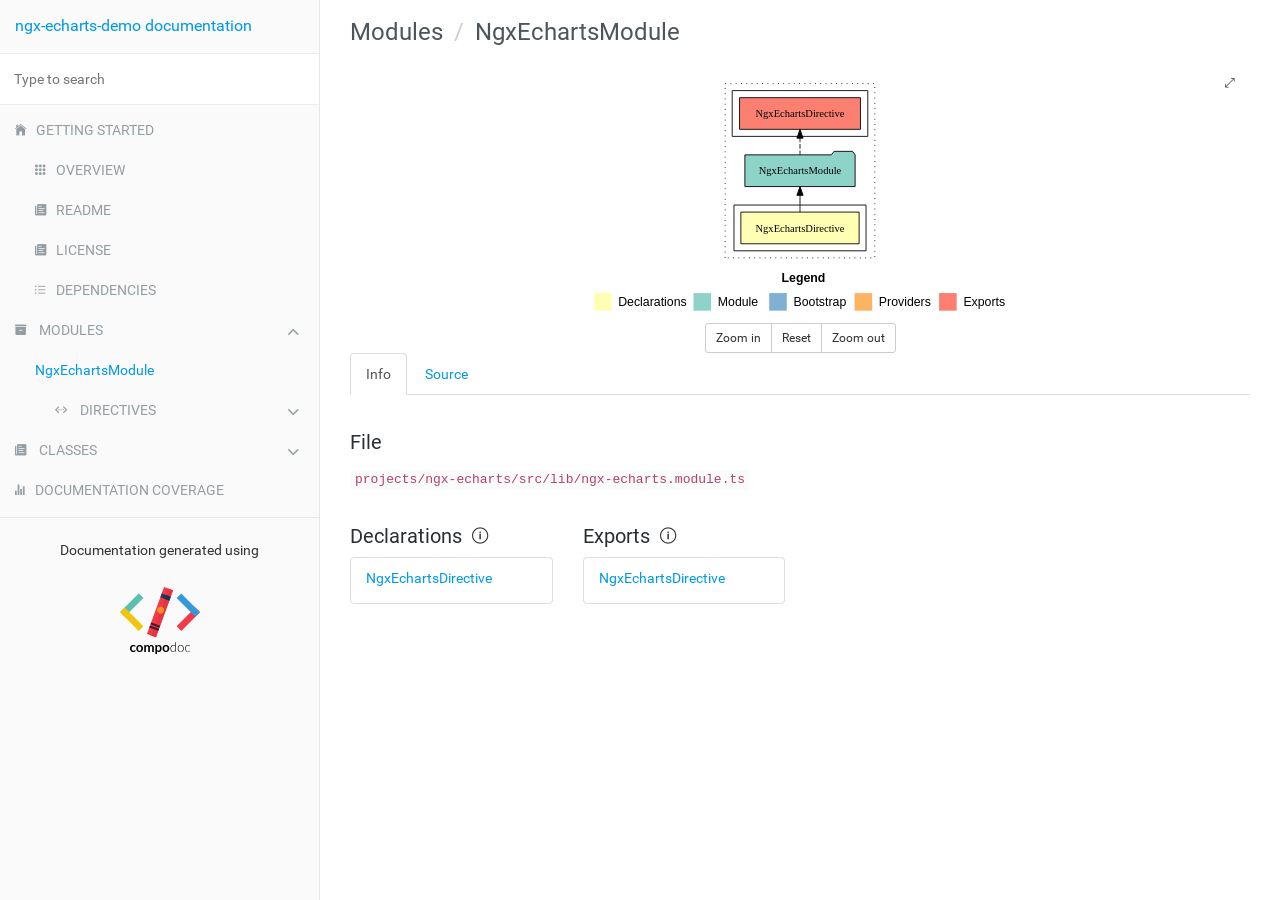
<file: api-doc/modules/NgxEchartsModule.html>
<!doctype html>
<html class="no-js" lang="">
    <head>
        <meta charset="utf-8">
        <meta http-equiv="x-ua-compatible" content="ie=edge">
        <title>ngx-echarts-demo documentation</title>
        <meta name="description" content="">
        <meta name="viewport" content="width=device-width, initial-scale=1">

        <link rel="icon" type="image/x-icon" href="../images/favicon.ico">
	      <link rel="stylesheet" href="../styles/style.css">
        <link rel="stylesheet" href="../styles/stripe.css">
    </head>
    <body>

        <div class="navbar navbar-default navbar-fixed-top visible-xs">
            <a href="../" class="navbar-brand">ngx-echarts-demo documentation</a>
            <button type="button" class="btn btn-default btn-menu ion-ios-menu" id="btn-menu"></button>
        </div>

        <div class="xs-menu menu" id="mobile-menu">
                <div id="book-search-input" role="search">
    <input type="text" placeholder="Type to search">
</div>
            <compodoc-menu></compodoc-menu>
        </div>

        <div class="container-fluid main">
           <div class="row main">
               <div class="hidden-xs menu">
                   <compodoc-menu mode="normal"></compodoc-menu>
               </div>
               <!-- START CONTENT -->
               <div class="content module">
                   <div class="content-data">



<ol class="breadcrumb">
  <li>Modules</li>
  <li>NgxEchartsModule</li>
</ol>

      <div class="text-center module-graph-container">
          <div id="module-graph-svg">
              <?xml version="1.0" encoding="UTF-8" standalone="no"?>
<!DOCTYPE svg PUBLIC "-//W3C//DTD SVG 1.1//EN"
 "http://www.w3.org/Graphics/SVG/1.1/DTD/svg11.dtd">
<!-- Generated by graphviz version 2.40.1 (20161225.0304)
 -->
<!-- Title: dependencies Pages: 1 -->
<svg width="504pt" height="284pt"
 viewBox="0.00 0.00 504.00 284.00" xmlns="http://www.w3.org/2000/svg" xmlns:xlink="http://www.w3.org/1999/xlink">
<g id="graph0" class="graph" transform="scale(1 1) rotate(0) translate(4 280)">
<title>dependencies</title>
<polygon fill="#ffffff" stroke="transparent" points="-4,4 -4,-280 500,-280 500,4 -4,4"/>
<text text-anchor="start" x="227.0091" y="-42.4" font-family="sans-serif" font-weight="bold" font-size="14.00" fill="#000000">Legend</text>
<polygon fill="#ffffb3" stroke="transparent" points="14,-10 14,-30 34,-30 34,-10 14,-10"/>
<text text-anchor="start" x="37.629" y="-15.4" font-family="sans-serif" font-size="14.00" fill="#000000"> &#160;Declarations</text>
<polygon fill="#8dd3c7" stroke="transparent" points="127,-10 127,-30 147,-30 147,-10 127,-10"/>
<text text-anchor="start" x="150.7251" y="-15.4" font-family="sans-serif" font-size="14.00" fill="#000000"> &#160;Module</text>
<polygon fill="#80b1d3" stroke="transparent" points="213,-10 213,-30 233,-30 233,-10 213,-10"/>
<text text-anchor="start" x="236.7812" y="-15.4" font-family="sans-serif" font-size="14.00" fill="#000000"> &#160;Bootstrap</text>
<polygon fill="#fdb462" stroke="transparent" points="310,-10 310,-30 330,-30 330,-10 310,-10"/>
<text text-anchor="start" x="333.6732" y="-15.4" font-family="sans-serif" font-size="14.00" fill="#000000"> &#160;Providers</text>
<polygon fill="#fb8072" stroke="transparent" points="406,-10 406,-30 426,-30 426,-10 406,-10"/>
<text text-anchor="start" x="429.7258" y="-15.4" font-family="sans-serif" font-size="14.00" fill="#000000"> &#160;Exports</text>
<g id="clust1" class="cluster">
<title>cluster_NgxEchartsModule</title>
<polygon fill="none" stroke="#000000" stroke-dasharray="1,5" points="163,-70 163,-268 333,-268 333,-70 163,-70"/>
</g>
<g id="clust2" class="cluster">
<title>cluster_NgxEchartsModule_declarations</title>
<polygon fill="none" stroke="#000000" points="173,-78 173,-130 323,-130 323,-78 173,-78"/>
</g>
<g id="clust5" class="cluster">
<title>cluster_NgxEchartsModule_exports</title>
<polygon fill="none" stroke="#000000" points="171,-208 171,-260 325,-260 325,-208 171,-208"/>
</g>
<!-- NgxEchartsDirective -->
<g id="node1" class="node">
<title>NgxEchartsDirective</title>
<polygon fill="#ffffb3" stroke="#000000" points="315.1671,-122 180.8329,-122 180.8329,-86 315.1671,-86 315.1671,-122"/>
<text text-anchor="middle" x="248" y="-99.8" font-family="Times,serif" font-size="14.00" fill="#000000">NgxEchartsDirective</text>
</g>
<!-- NgxEchartsModule -->
<g id="node2" class="node">
<title>NgxEchartsModule</title>
<polygon fill="#8dd3c7" stroke="#000000" points="310.6345,-187 307.6345,-191 286.6345,-191 283.6345,-187 185.3655,-187 185.3655,-151 310.6345,-151 310.6345,-187"/>
<text text-anchor="middle" x="248" y="-164.8" font-family="Times,serif" font-size="14.00" fill="#000000">NgxEchartsModule</text>
</g>
<!-- NgxEchartsDirective&#45;&gt;NgxEchartsModule -->
<g id="edge1" class="edge">
<title>NgxEchartsDirective&#45;&gt;NgxEchartsModule</title>
<path fill="none" stroke="#000000" d="M248,-122.1061C248,-122.1061 248,-140.991 248,-140.991"/>
<polygon fill="#000000" stroke="#000000" points="244.5001,-140.9909 248,-150.991 251.5001,-140.991 244.5001,-140.9909"/>
</g>
<!-- NgxEchartsDirective  -->
<g id="node3" class="node">
<title>NgxEchartsDirective </title>
<polygon fill="#fb8072" stroke="#000000" points="316.6674,-252 179.3326,-252 179.3326,-216 316.6674,-216 316.6674,-252"/>
<text text-anchor="middle" x="248" y="-229.8" font-family="Times,serif" font-size="14.00" fill="#000000">NgxEchartsDirective </text>
</g>
<!-- NgxEchartsModule&#45;&gt;NgxEchartsDirective  -->
<g id="edge2" class="edge">
<title>NgxEchartsModule&#45;&gt;NgxEchartsDirective </title>
<path fill="none" stroke="#000000" stroke-dasharray="5,2" d="M248,-187.1061C248,-187.1061 248,-205.991 248,-205.991"/>
<polygon fill="#000000" stroke="#000000" points="244.5001,-205.9909 248,-215.991 251.5001,-205.991 244.5001,-205.9909"/>
</g>
</g>
</svg>

          </div>
          <i id="fullscreen" class="icon ion-ios-resize module-graph-fullscreen-btn" aria-hidden="true"></i>
          <div class="btn-group">
              <button id="zoom-in" class="btn btn-default btn-sm">Zoom in</button>
              <button id="reset" class="btn btn-default btn-sm">Reset</button>
              <button id="zoom-out" class="btn btn-default btn-sm">Zoom out</button>
          </div>
      </div>
      <script src="../js/libs/svg-pan-zoom.min.js"></script>
      <script src="../js/svg-pan-zoom.controls.js"></script>

<ul class="nav nav-tabs" role="tablist">
        <li class="active">
            <a href="#info" role="tab" id="info-tab" data-toggle="tab" data-link="info">Info</a>
        </li>
        <li >
            <a href="#source" role="tab" id="source-tab" data-toggle="tab" data-link="source">Source</a>
        </li>
</ul>

<div class="tab-content">
    <div class="tab-pane fade active in" id="c-info">

        <p class="comment">
            <h3>File</h3>
        </p>
        <p class="comment">
            <code>projects/ngx-echarts/src/lib/ngx-echarts.module.ts</code>
        </p>


        

        <div class="container-fluid module">
            <div class="row">
                <div class="col-sm-3">
                    <h3>Declarations<a href="https://angular.io/api/core/NgModule#declarations" target="_blank" title="Official documentation about module declarations"><span class="icon ion-ios-information-circle-outline"></span></a></h3>
                    <ul class="list-group">
                            <li class="list-group-item">
                                <a href="../directives/NgxEchartsDirective.html">NgxEchartsDirective</a>
                            </li>
                    </ul>
                </div>
                <div class="col-sm-3">
                    <h3>Exports<a href="https://angular.io/api/core/NgModule#exports" target="_blank" title="Official documentation about module exports"><span class="icon ion-ios-information-circle-outline"></a></h3>
                    <ul class="list-group">
                            <li class="list-group-item">
                                    <a href="../directives/NgxEchartsDirective.html" >NgxEchartsDirective</a>
                            </li>
                    </ul>
                </div>
            </div>
        </div>
    </div>


    <div class="tab-pane fade  tab-source-code" id="c-source">
        <pre class="line-numbers compodoc-sourcecode"><code class="language-typescript">import { NgModule } from &#x27;@angular/core&#x27;;
import { NgxEchartsDirective } from &#x27;./ngx-echarts.directive&#x27;;

@NgModule({
  imports: [],
  declarations: [
    NgxEchartsDirective
  ],
  exports: [
    NgxEchartsDirective
  ]
})
export class NgxEchartsModule { }
</code></pre>
    </div>
</div>















                   </div><div class="search-results">
    <div class="has-results">
        <h1 class="search-results-title"><span class='search-results-count'></span> result-matching "<span class='search-query'></span>"</h1>
        <ul class="search-results-list"></ul>
    </div>
    <div class="no-results">
        <h1 class="search-results-title">No results matching "<span class='search-query'></span>"</h1>
    </div>
</div>
</div>
               <!-- END CONTENT -->
           </div>
       </div>

       <script>
            var COMPODOC_CURRENT_PAGE_DEPTH = 1;
            var COMPODOC_CURRENT_PAGE_CONTEXT = 'module';
            var COMPODOC_CURRENT_PAGE_URL = 'NgxEchartsModule.html';
       </script>

       <script src="../js/libs/custom-elements.min.js"></script>
       <script src="../js/libs/lit-html.js"></script>
       <script src="../js/menu-wc.js"></script>

       <script src="../js/libs/bootstrap-native.js"></script>

       <script src="../js/libs/es6-shim.min.js"></script>
       <script src="../js/libs/EventDispatcher.js"></script>
       <script src="../js/libs/promise.min.js"></script>
       <script src="../js/libs/zepto.min.js"></script>

       <script src="../js/compodoc.js"></script>

       <script src="../js/tabs.js"></script>
       <script src="../js/menu.js"></script>
       <script src="../js/libs/clipboard.min.js"></script>
       <script src="../js/libs/prism.js"></script>
       <script src="../js/sourceCode.js"></script>
          <script src="../js/search/search.js"></script>
          <script src="../js/search/lunr.min.js"></script>
          <script src="../js/search/search-lunr.js"></script>
          <script src="../js/search/search_index.js"></script>
       <script src="../js/lazy-load-graphs.js"></script>


    </body>
</html>
</file>
<file: api-doc/styles/stripe.css>
.navbar-default .navbar-brand {
    color: #0099e5;
}

.menu ul.list li a[data-type="chapter-link"], .menu ul.list li.chapter .simple {
    color: #939da3;
    text-transform: uppercase;
}

.content h1, .content h2, .content h3, .content h4, .content h5 {
    color: #292e31;
    font-weight: normal;
}

.content {
    color: #4c555a;
}

.menu ul.list li.title {
    padding: 5px 0;
}

a {
    color: #0099e5;
    text-decoration: none;
}
a:hover {
    color: #292e31;
    text-decoration: none;
}

.menu ul.list li:nth-child(2) {
    margin-top: 0;
}

.menu ul.list li.title a, .navbar a {
    color: #0099e5;
    text-decoration: none;
    font-size: 16px;
}

.menu ul.list li a.active {
    color: #0099e5;
}

code {
    box-sizing: border-box;
    display: inline-block;
    padding: 0 5px;
    background: #fafcfc;
    border-radius: 4px;
    color: #b93d6a;
    font-size: 13px;
    line-height: 20px
}

pre {
    margin: 0;
    padding: 12px 12px;
    background: #272b2d;
    border-radius: 5px;
    font-size: 13px;
    line-height: 1.5em;
    font-weight: 500
}
</file>
<file: api-doc/styles/style.css>
@import "./reset.css";
@import "./bootstrap.min.css";
@import "./bootstrap-card.css";
@import "./prism.css";
@import "./ionicons.min.css";
@import "./compodoc.css";
@import "./tablesort.css";
</file>
